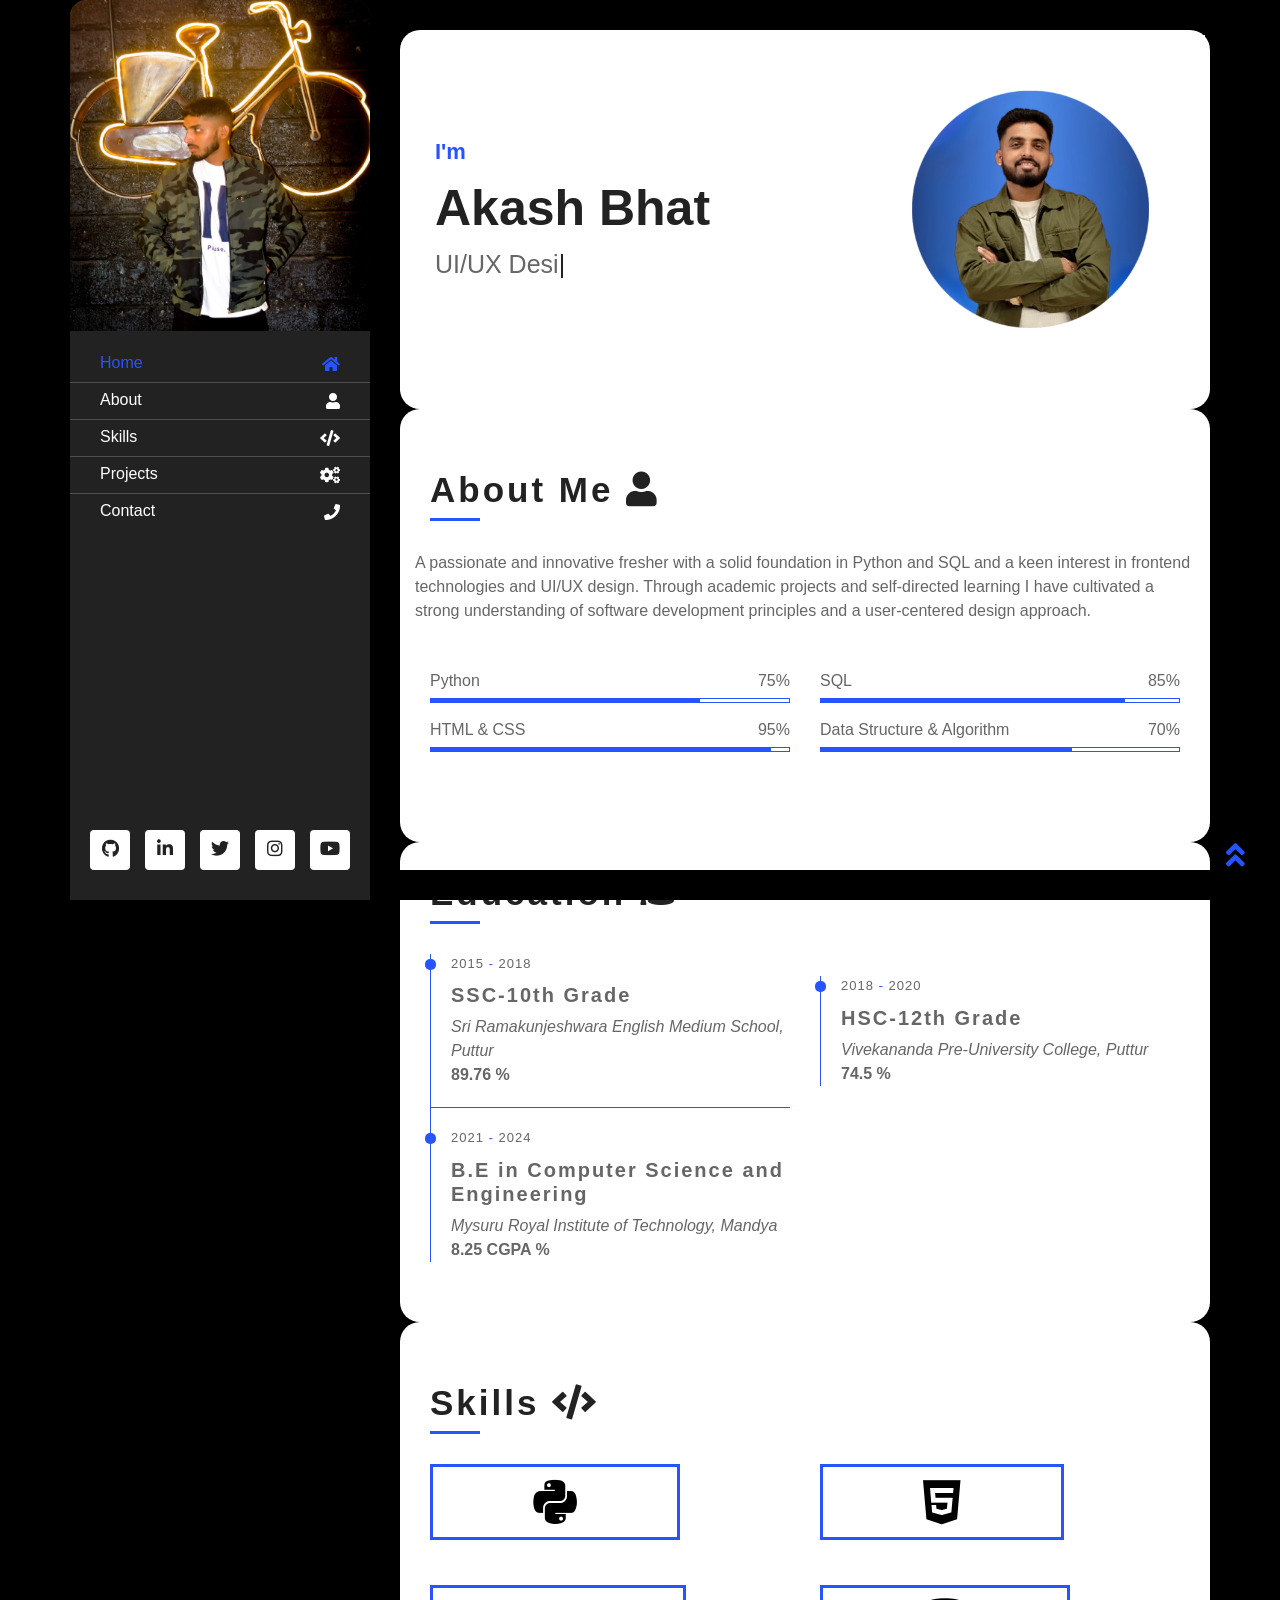
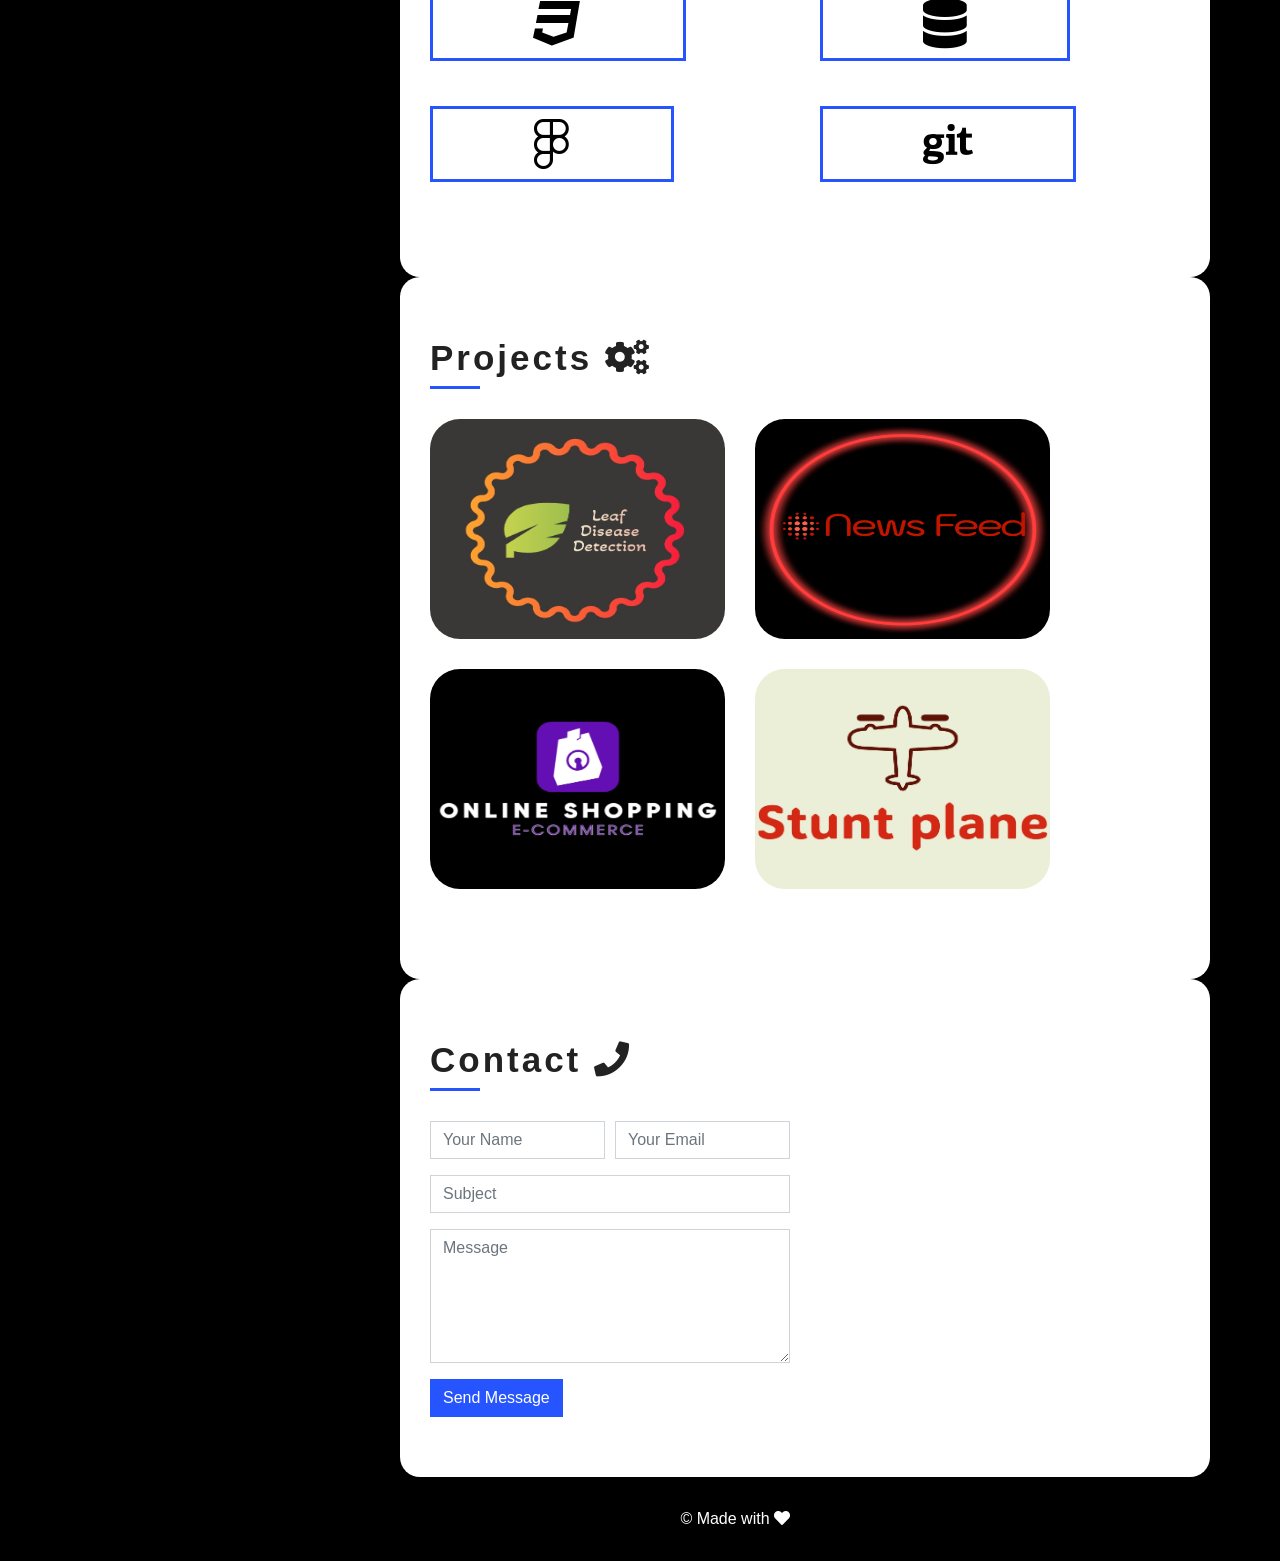
<file: Akash_Portfolio/index.html>
<!DOCTYPE html>
<html lang="en">
    <head>
        <meta charset="utf-8">
        <title>My Portfolio</title>
        <meta content="width=device-width, initial-scale=1.0" name="viewport">
        <meta content="Resume Website Template Free Download" name="keywords">
        <meta content="Resume Website Template Free Download" name="description">

        <!-- Favicon -->
        <link href="img/favicon.ico" rel="icon">

        <!-- Google Fonts -->
        <link rel="preconnect" href="https://fonts.googleapis.com">
<link rel="preconnect" href="https://fonts.gstatic.com" crossorigin>
<link href="https://fonts.googleapis.com/css2?family=Poppins:ital,wght@0,100;0,200;0,300;0,400;0,500;0,600;0,700;0,800;0,900;1,100;1,200;1,300;1,400;1,500;1,600;1,700;1,800;1,900&display=swap" rel="stylesheet">
   
        <!-- CSS Libraries -->
        <link href="https://stackpath.bootstrapcdn.com/bootstrap/4.4.1/css/bootstrap.min.css" rel="stylesheet">
        <link href="https://cdnjs.cloudflare.com/ajax/libs/font-awesome/5.10.0/css/all.min.css" rel="stylesheet">
        <link href="lib/slick/slick.css" rel="stylesheet">
        <link href="lib/slick/slick-theme.css" rel="stylesheet">
        <link href="lib/lightbox/css/lightbox.min.css" rel="stylesheet">

        <!-- Template Stylesheet -->
        <link href="css/style.css" rel="stylesheet">
    </head>

    <body data-spy="scroll" data-target=".navbar" data-offset="51">
        <div class="wrapper">
            <div class="sidebar">
                <div class="sidebar-header">
                    <img src="img/profile.jpg" alt="Image">
                </div>
                <div class="sidebar-content">
                    <nav class="navbar navbar-expand-md bg-dark navbar-dark">
                        <a href="#" class="navbar-brand">Navigation</a>
                        <button type="button" class="navbar-toggler" data-toggle="collapse" data-target="#navbarCollapse">
                            <span class="navbar-toggler-icon"></span>
                        </button>
                        <div class="collapse navbar-collapse" id="navbarCollapse">
                            <ul class="nav navbar-nav">
                                <li class="nav-item">
                                    <a class="nav-link" href="#header">Home<i class="fa fa-home"></i></a>
                                </li>
                                <li class="nav-item">
                                    <a class="nav-link" href="#about">About<i class="fa fa-user"></i></a>
                                </li>
                               <!--  <li class="nav-item">
                                    <a class="nav-link" href="#experience">Experience<i class="fa fa-star"></i></a>
                                </li>
                                -->
                                <li class="nav-item">
                                    <a class="nav-link" href="#service">Skills<i class="fa fa-code"></i></a>
                                </li>
                                <li class="nav-item">
                                    <a class="nav-link" href="#portfolio">Projects<i class="fa fa-cogs"></i></a>
                                </li>
                                <li class="nav-item">
                                    <a class="nav-link" href="#contact">Contact<i class="fa fa-phone"></i></a>
                                </li>
                            </ul>
                        </div>
                    </nav>
                </div>
                <div class="sidebar-footer">
                        <a class="btn" href="https://github.com/akashgbhat"><i class="fab fa-github"></i></a>
                        <a class="btn" href="https://www.linkedin.com/in/akashgbhat2002"><i class="fab fa-linkedin-in"></i></a>
                        <a class="btn" href="https://x.com/akashgbhat11"><i class="fab fa-twitter"></i></a>
                        <a class="btn" href="https://www.instagram.com/akashgbhat"><i class="fab fa-instagram"></i></a>
                        <a class="btn" href="https://youtube.com/@ak11creations"><i class="fab fa-youtube"></i></a>
                </div>
            </div>
            <div class="content">
                <!-- Header Start -->
                <div class="header" id="header">
                    <div class="content-inner">
                        <p>I'm</p>
                        <h1>Akash Bhat</h1>
                        <h2></h1>
                        <div class="typed-text">UI/UX Designer, Web Developer, Graphic Designer, Software Developer</div>
                    </div>
                </div>
                <!-- Header End -->
                
                <!-- Large Button Start -->
                <div class="large-btn">
                    <div class="content-inner">
                    </div>
                </div>
                <!-- Large Button End -->
                
                <!-- About Start -->
                <div class="about" id="about">
                    <div class="content-inner">
                        <div class="content-header">
                            <h2>About Me <i class="fa fa-user"></i></h2>
                        </div>
                        <div class="row align-items-center">
                           
                                <p>
                                    A passionate and innovative fresher with a solid foundation in Python and SQL and a keen interest in frontend technologies and UI/UX design. Through academic projects and self-directed learning I have cultivated a strong understanding of software development principles and a user-centered design approach.                                </p>

                        </div>
                        <div class="row">
                            <div class="col-md-6">
                                <div class="skills">
                                    <div class="skill-name">
                                        <p>Python</p><p>75%</p>
                                    </div>
                                    <div class="progress">
                                        <div class="progress-bar" role="progressbar" aria-valuenow="75" aria-valuemin="0" aria-valuemax="100"></div>
                                    </div>
                                    <div class="skill-name">
                                        <p>HTML & CSS</p><p>95%</p>
                                    </div>
                                    <div class="progress">
                                        <div class="progress-bar" role="progressbar" aria-valuenow="95" aria-valuemin="0" aria-valuemax="100"></div>
                                    </div>
                                </div>
                            </div>
                            <div class="col-md-6">
                                <div class="skills">
                                    <div class="skill-name">
                                        <p>SQL</p><p>85%</p>
                                    </div>
                                    <div class="progress">
                                        <div class="progress-bar" role="progressbar" aria-valuenow="85" aria-valuemin="0" aria-valuemax="100"></div>
                                    </div>
                                    <div class="skill-name">
                                        <p>Data Structure & Algorithm</p><p>70%</p>
                                    </div>
                                    <div class="progress">
                                        <div class="progress-bar" role="progressbar" aria-valuenow="70" aria-valuemin="0" aria-valuemax="100"></div>
                                    </div>
                                </div>
                            </div>
                        </div>
                    </div>
                </div>
                <!-- About End -->
                
                <!-- Education Start -->
                <div class="education" id="education">
                    <div class="content-inner">
                        <div class="content-header">
                            <h2>Education <i class="fa fa-graduation-cap"></i></h2>
                        </div>
                        <div class="row align-items-center">
                            <div class="col-md-6">
                                <div class="edu-col">
                                    <span> 2015 <i>-</i> 2018 </span>
                                    <h3>SSC-10th Grade</h3>
                                    <p><i>Sri Ramakunjeshwara English Medium School, Puttur</i></p>
                                    <b>89.76 %</b>
                                </div>
                            </div>
                            <div class="col-md-6">
                                <div class="edu-col">
                                    <span> 2018 <i>-</i> 2020 </span>
                                    <h3>HSC-12th Grade</h3>
                                    <p><i>Vivekananda Pre-University College, Puttur</i></p>
                                    <b>74.5 %</b>
                                </div>
                            </div>
                            <div class="col-md-6">
                                <div class="edu-col">
                                    <span> 2021 <i>-</i> 2024 </span>
                                    <h3>B.E in Computer Science and Engineering</h3>
                                    <p><i>Mysuru Royal Institute of Technology, Mandya</i></p>
                                    <b>8.25 CGPA %</b>
                                </div>
                            </div>
                            
                        </div>
                    </div>
                </div>
                <!-- Education Start -->
                
                <!-- Experience
                <div class="experience" id="experience">
                    <div class="content-inner">
                        <div class="content-header">
                            <h2>Experience</h2>
                        </div>
                        <div class="row align-items-center">
                            <div class="col-md-6">
                                <div class="exp-col">
                                    <span> <i>to</i> </span>
                                    <h3></h3>
                                    <h4></h4>
                                    <h5></h5>
                                    <p></p>
                                </div>
                            </div>
                           
                            
                           
                        </div>
                    </div>
                </div>
                Experience  -->
                
                <!-- Service Start -->
                <div class="service" id="service">
                    <div class="content-inner">
                        <div class="content-header">
                            <h2>Skills <i class="fa fa-code"></i></h2>
                        </div>
                        <div class="row align-items-center">
                            <div class="col-md-6">
                                <div class="srv-col">
                                    <i class="fab fa-python"></i>
                                </div>
                            </div>
                            <div class="col-md-6">
                                <div class="srv-col">
                                  <i class="fab fa-html5"></i>

                                </div>
                            </div>
                            <div class="col-md-6">
                                <div class="srv-col">
                            <i class="fab fa-css3"></i>
                                </div>
                            </div>
                            <div class="col-md-6">
                                <div class="srv-col">
                                    <i class="fa fa-database"></i>                                    
                                </div>
                            </div>
                            <div class="col-md-6">
                                <div class="srv-col">
                                    <i class="fab fa-figma"></i>                                    
                                </div>
                            </div>

                            <div class="col-md-6">
                                <div class="srv-col">
                                    <i class="fab fa-git"></i>
                                </div>
                            </div>
                        </div>
                    </div>
                </div>
                <!-- Service Start -->
                
                <!-- Portfolio Start -->
                <div class="portfolio" id="portfolio">
                    <div class="content-inner">
                        <div class="content-header">
                            <h2>Projects <i class="fa fa-cogs"></i></h2>
                        </div>
                        <div class="row portfolio-container">
                            <div class="col-lg-5 col-md-6 portfolio-item web-des">
                                <div class="portfolio-wrap">
                                    <figure>
                                        <img src="img/project1.jpg" class="img-fluid" alt="">
                                        <a href="img/project1.jpg" data-lightbox="portfolio" data-title="Project Name" class="link-preview" title="Preview"><i class="fa fa-eye"></i></a>
                                        
                                        <a class="portfolio-title" href="#">Leaf Disease Detection <span>AI & ML</span></a>
                                    </figure>
                                </div>
                            </div>

                            <div class="col-lg-5 col-md-6 portfolio-item web-des">
                                <div class="portfolio-wrap">
                                    <figure>
                                        <img src="img/project2.jpg" class="img-fluid" alt="">
                                        <a href="img/project2.jpg" class="link-preview" data-lightbox="portfolio" data-title="Project Name" title="Preview"><i class="fa fa-eye"></i></a>
                                        <a class="portfolio-title" href="#">News Feed<span>Android Application</span></a>
                                    </figure>
                                </div>
                            </div>

                            <div class="col-lg-5 col-md-6 portfolio-item web-dev">
                                <div class="portfolio-wrap">
                                    <figure>
                                        <img src="img/project3.jpg" class="img-fluid" alt="">
                                        <a href="img/project3.jpg" class="link-preview" data-lightbox="portfolio" data-title="Project Name" title="Preview"><i class="fa fa-eye"></i></a>
                                        <a class="portfolio-title" href="#">Online Shopping <span>DBMS</span></a>
                                    </figure>
                                </div>
                            </div>
                            <div class="col-lg-5 col-md-6 portfolio-item web-dev">
                                <div class="portfolio-wrap">
                                    <figure>
                                        <img src="img/project4.jpg" class="img-fluid" alt="">
                                        <a href="img/project4.jpg" class="link-preview" data-lightbox="portfolio" data-title="Project Name" title="Preview"><i class="fa fa-eye"></i></a>
                                        <a class="portfolio-title" href="#">Stunt Plane <span>c++</span></a>
                                    </figure>
                                </div>
                            </div>

                            
                            
                            
                        </div>
                    </div>
                </div>
                <!-- Portfolio Start -->
                

                
                <!-- Contact Start -->
                <div class="contact" id="contact">
                    <div class="content-inner">
                        <div class="content-header">
                            <h2>Contact <i class="fa fa-phone"></i></h2>
                        </div>
                        <div class="row align-items-center">
                            <div class="col-md-6">
                                <div class="form">
                                    <form>
                                        <div class="form-row">
                                            <div class="form-group col-md-6">
                                                <input type="text" class="form-control" placeholder="Your Name" id="username"/>
                                            </div>
                                            <div class="form-group col-md-6">
                                                <input type="email" class="form-control" placeholder="Your Email" id="email"/>
                                            </div>
                                        </div>
                                        <div class="form-group">
                                            <input type="text" class="form-control" placeholder="Subject" id="subject"/>
                                        </div>
                                        <div class="form-group">
                                            <textarea class="form-control" rows="5" placeholder="Message" id="message"></textarea>
                                        </div>
                                        <div><button id="sendMessage" class="btn" type="button">Send Message</button></div>
                                    </form>
                                </div>
                            </div>
                        </div>
                    </div>
                </div>
                <!-- Contact End -->
                
                <!-- Footer Start -->
                <div class="footer">
                    <div class="content-inner">
                        <div class="row align-items-center">
                            <div class="col-md-6">
                                <p>&copy; Made with <i class="fa fa-heart " ></i>  </p>
                            
                            </div>
                        </div>
                    </div>
                </div>
                <!-- Footer Start -->
            </div>
        </div>
        
        <!-- Back to Top -->
        <a href="#" class="back-to-top"><i class="fa fa-angle-double-up"></i></a>
        
        <!-- JavaScript Libraries -->
        <script src="https://code.jquery.com/jquery-3.4.1.min.js"></script>
        <script src="https://stackpath.bootstrapcdn.com/bootstrap/4.4.1/js/bootstrap.bundle.min.js"></script>
        <script src="lib/easing/easing.min.js"></script>
        <script src="lib/slick/slick.min.js"></script>
        <script src="lib/typed/typed.min.js"></script>
        <script src="lib/waypoints/waypoints.min.js"></script>
        <script src="lib/isotope/isotope.pkgd.min.js"></script>
        <script src="lib/lightbox/js/lightbox.min.js"></script>
        
        <!-- Template Javascript -->
        <script src="js/main.js"></script>
        <script src="https://cdnjs.cloudflare.com/ajax/libs/jquery/3.7.1/jquery.min.js" integrity="sha512-v2CJ7UaYy4JwqLDIrZUI/4hqeoQieOmAZNXBeQyjo21dadnwR+8ZaIJVT8EE2iyI61OV8e6M8PP2/4hpQINQ/g==" crossorigin="anonymous" referrerpolicy="no-referrer"></script>
        <script>
            $(document).ready(function(){
                $('#sendMessage').click(function(){
                    username = $('#username').val()
                    email = $('#email').val()
                    subject = $('#subject').val()
                    message = $('#message').val()
                    if(username==""|| email == ""|| subject == "" || message == "")
                    {
                        alert("all feilds required to send a message")
                    }else{
                        $("#sendMessage").prop(
                            "disabled",
                            true
                        );
                        $.ajax({
                            method:"post",
                            url:"sendmail.php",
                            data: {username,email,subject,message},
                            success: (data)=>{
                                if(data == 1){
                                    alert("Message sent successfully. We will reach you back shortly..")
                                    $("#sendMessage").prop(
                                        "disabled",
                                        false
                                    );
					$('#username').val("")
                    $('#email').val("")
                    $('#subject').val("")
                    $('#message').val("")
                                }
                            }
                        })
                    }
                })
            })
        </script>
    </body>
</html>
</file>
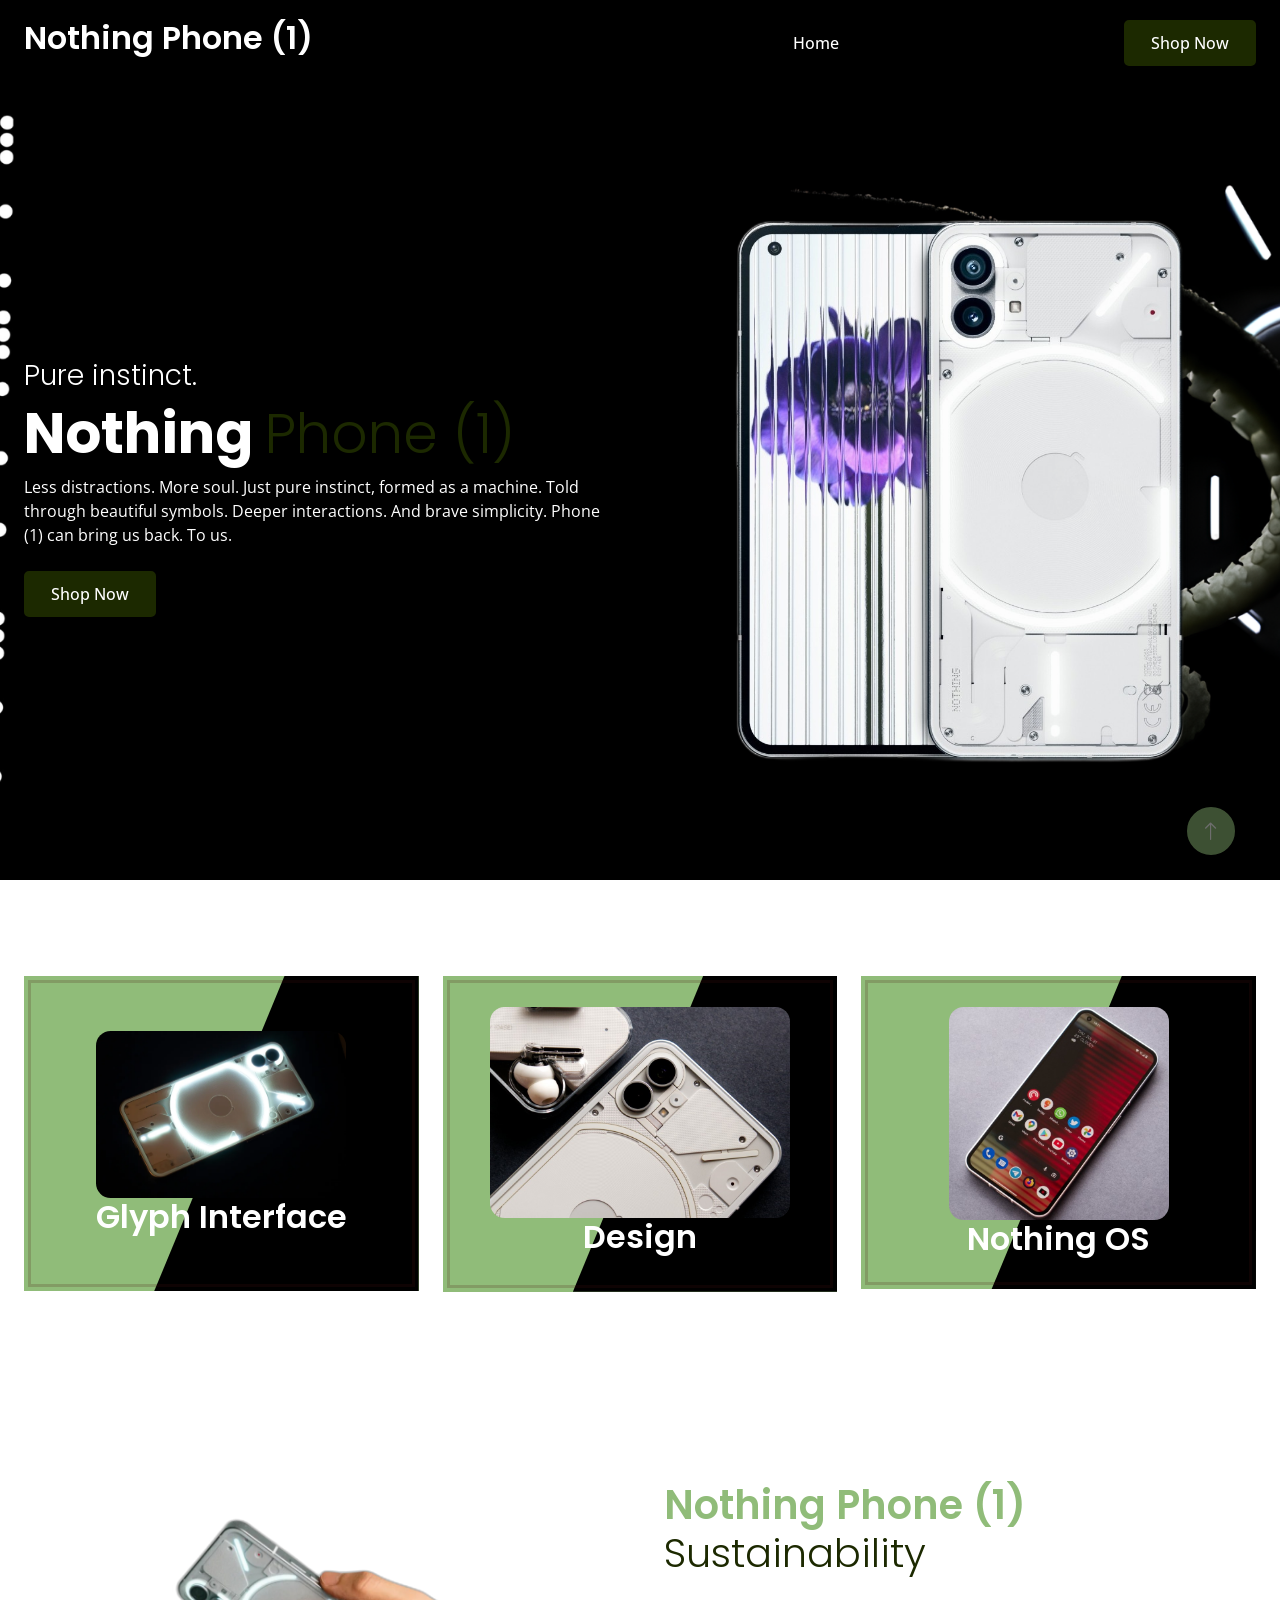
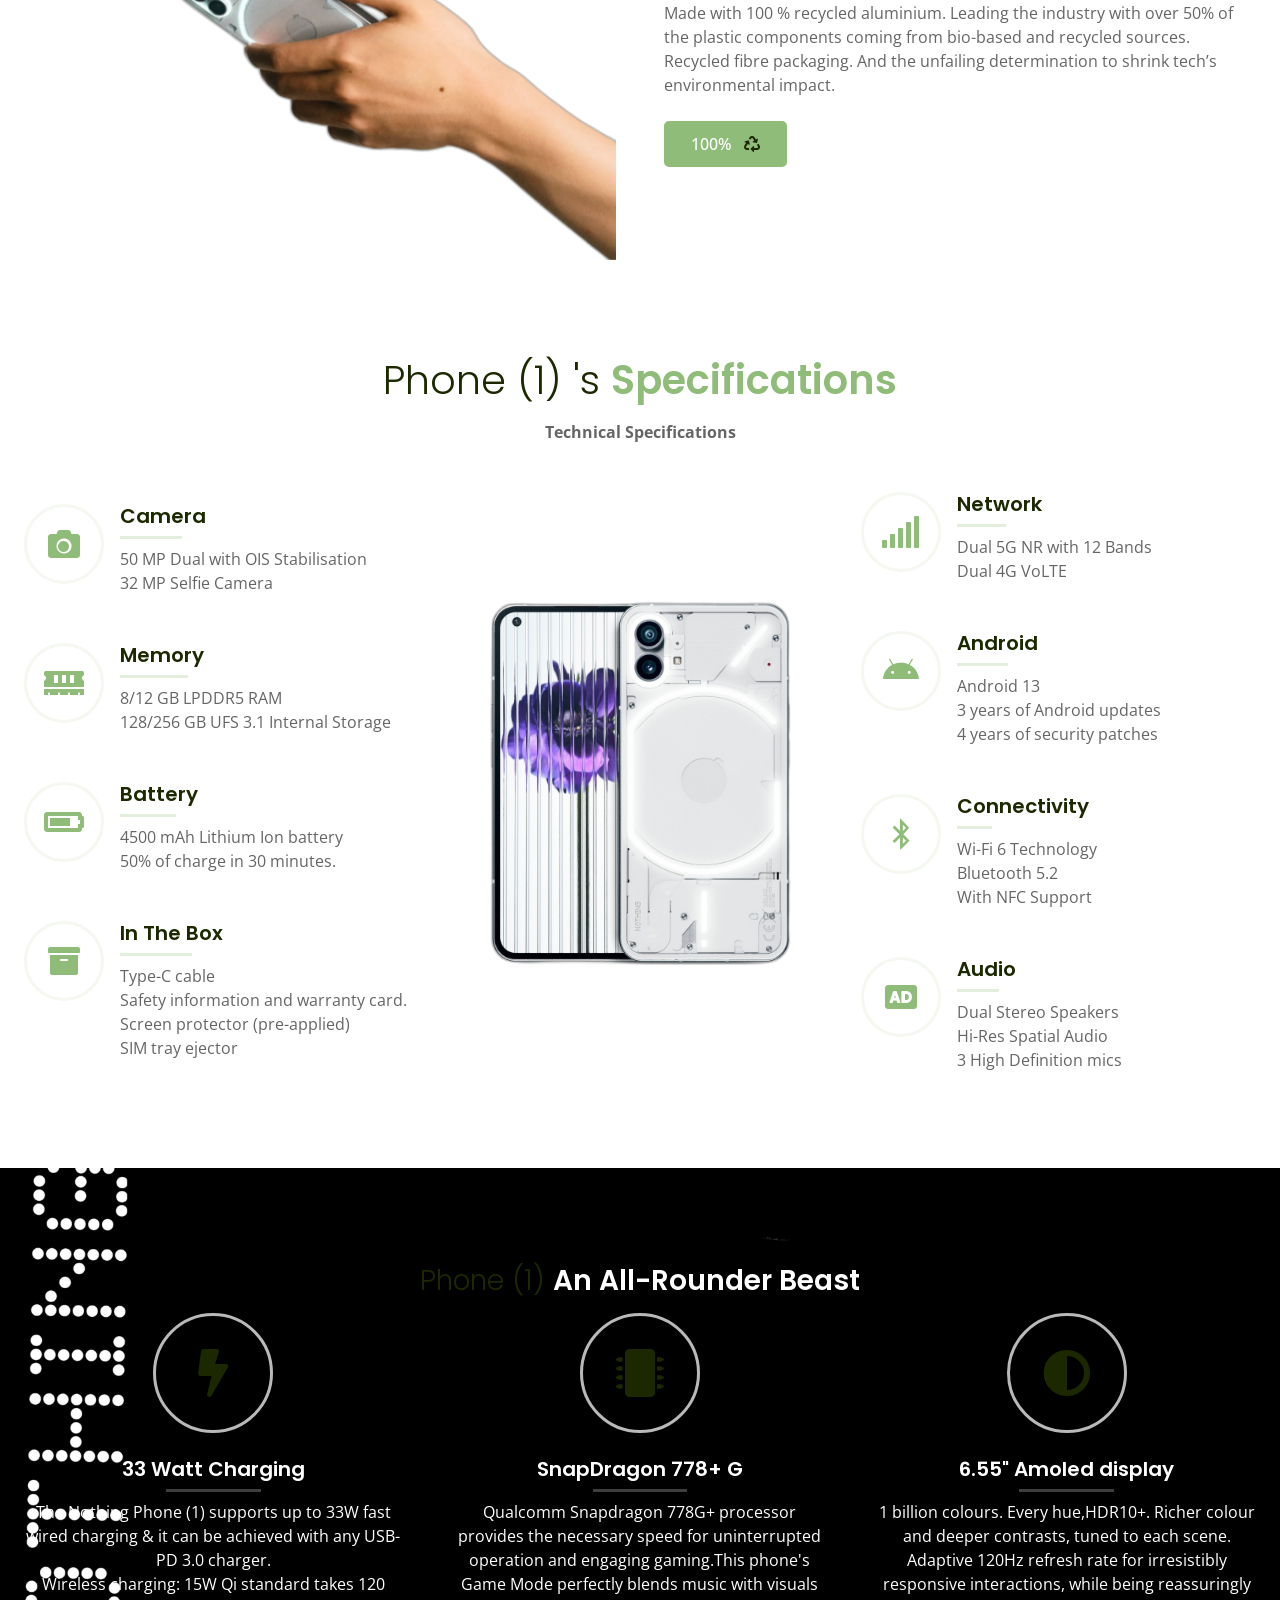
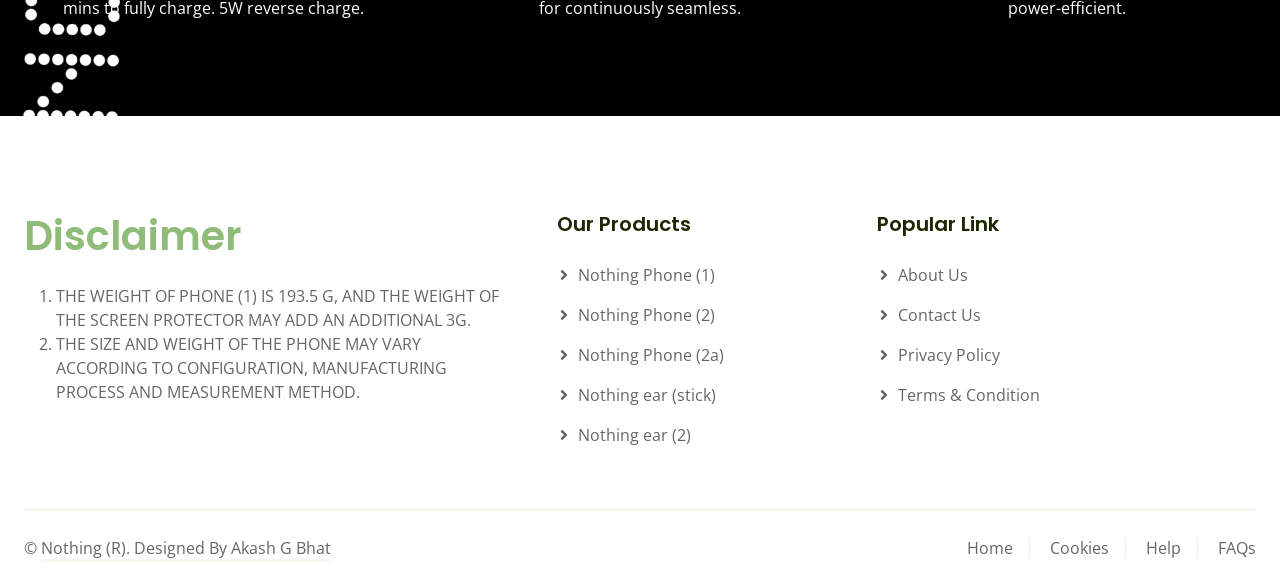
<file: product_page/index.html>
<!DOCTYPE html>
<html lang="en">

<head>
    <meta charset="utf-8">
    <title>Nothing (R)</title>
    <meta content="width=device-width, initial-scale=1.0" name="viewport">
    <meta content="" name="keywords">
    <meta content="" name="description">

    <!-- Favicon -->
    <link href="img/favicon.ico" rel="icon">

    <!-- Google Web Fonts -->
    <link rel="preconnect" href="https://fonts.googleapis.com">
    <link rel="preconnect" href="https://fonts.gstatic.com" crossorigin>
    <link
        href="https://fonts.googleapis.com/css2?family=Open+Sans:wght@400;500&family=Poppins:wght@200;600;700&display=swap"
        rel="stylesheet">

    <!-- Icon Font Stylesheet -->
    <link href="https://cdnjs.cloudflare.com/ajax/libs/font-awesome/5.10.0/css/all.min.css" rel="stylesheet">
    <link href="https://cdn.jsdelivr.net/npm/bootstrap-icons@1.4.1/font/bootstrap-icons.css" rel="stylesheet">

    <!-- Libraries Stylesheet -->
    <link href="lib/animate/animate.min.css" rel="stylesheet">
    <link href="lib/owlcarousel/assets/owl.carousel.min.css" rel="stylesheet">

    <!-- Customized Bootstrap Stylesheet -->
    <link href="css/bootstrap.min.css" rel="stylesheet">

    <!-- Template Stylesheet -->
    <link href="css/style.css" rel="stylesheet">
</head>

<body>
    <!-- Spinner Start -->
    <div id="spinner"
        class="show bg-white position-fixed translate-middle w-100 vh-100 top-50 start-50 d-flex align-items-center justify-content-center">
        <div class="spinner-grow text-primary" style="width: 3rem; height: 3rem;" role="status">
            <span class="sr-only">Loading...</span>
        </div>
    </div>
    <!-- Spinner End -->


    <!-- Navbar Start -->
    <div class="container-fluid sticky-top">
        <div class="container">
            <nav class="navbar navbar-expand-lg navbar-light p-0">
                <a href="index.html" class="navbar-brand">
                    <h2 class="text-white">Nothing Phone (1)</h2>
                </a>
                <button type="button" class="navbar-toggler ms-auto me-0" data-bs-toggle="collapse"
                    data-bs-target="#navbarCollapse">
                    <span class="navbar-toggler-icon"></span>
                </button>
                <div class="collapse navbar-collapse" id="navbarCollapse">
                    <div class="navbar-nav ms-auto">
                        <a href="" class="nav-item nav-link active">Home</a>
                        <a href="" class="nav-item nav-link">Community</a>
                        <a href="" class="nav-item nav-link">Support</a>
                       
                    </div>
                    <a href="" class="btn btn-dark py-2 px-4 d-none d-lg-inline-block">Shop Now</a>
                </div>
            </nav>
        </div>
    </div>
    <!-- Navbar End -->


    <!-- Hero Start -->
    <div class="container-fluid bg-primary hero-header mb-5">
        <div class="container">
            <div class="row g-5 align-items-center">
                <div class="col-lg-6 text-center text-lg-start">
                    <h3 class="fw-light text-white animated slideInRight">Pure instinct.</h3>
                    <h1 class="display-4 text-white animated slideInRight">Nothing <span class="fw-light text-dark">Phone (1)</span> </h1>
                    <p class="text-white mb-4 animated slideInRight">Less distractions. More soul.
                        Just pure instinct, formed as a machine. Told through beautiful symbols. Deeper interactions. And brave simplicity.
                        Phone (1) can bring us back. To us.</p>
                    <a href="" class="btn btn-dark py-2 px-4 me-3 animated slideInRight">Shop Now</a>
                </div>
                <div class="col-lg-6">
                    <img class="img-fluid animated pulse infinite" src="img/phone.png" alt="">
                </div>
            </div>
        </div>
    </div>
    <!-- Hero End -->


    <!-- Feature Start -->
    <div class="container-fluid py-5">
        <div class="container">
            <div class="row g-4">
                <div class="col-lg-4 wow fadeIn" data-wow-delay="0.1s">
                    <div class="feature-item position-relative bg-primary text-center p-1">
                        <div class="border py-5 px-6">
                            <img class= "img" src="img/glyph.jpg" width="250" >                            
                            <h2 class="text-white mb-0">Glyph Interface</h2>
                        </div>
                    </div>
                </div>
                <div class="col-lg-4 wow fadeIn" data-wow-delay="0.3s">
                    <div class="feature-item position-relative bg-primary text-center p-1">
                        <div class="border py-4 px-4">
                            <img class= "img" src="img/design.jpg" width="300" >
                            <h2 class="text-white mb-1">Design</h2>
                        </div>
                    </div>
                </div>
                <div class="col-lg-4 wow fadeIn" data-wow-delay="0.5s">
                    <div class="feature-item position-relative bg-primary text-center p-1">
                        <div class="border py-4 px-4">
                            <img class= "img" src="img/os.jpg" width="220" >
                            <h2 class="text-white mb-0">Nothing OS</h2>
                        </div>
                    </div>
                </div>
            </div>
        </div>
    </div>
    <!-- Feature End -->


    <!-- About Start -->
    <div class="container-fluid py-5">
        <div class="container">
            <div class="row g-5 align-items-center">
                <div class="col-lg-6 wow fadeIn" data-wow-delay="0.1s">
                    <img class="img-fluid animated pulse infinite" src="img/hand.png">
                </div>
                <div class="col-lg-6 wow fadeIn" data-wow-delay="0.5s">
                    <h1 class="text-primary mb-4">Nothing Phone (1) <span class="fw-light text-dark">Sustainability</span></h1>
                    <p class="mb-4">Made with 100 % recycled aluminium. Leading the industry with over 50% of the plastic components coming from bio-based and recycled sources. Recycled fibre packaging. And the unfailing determination to shrink tech’s environmental impact.</p>
                    

                    <a class="btn btn-primary py-2 px-4" href="">100%⠀<i class="fa fa-recycle text-dark"></i></a>
                </div>
            </div>
        </div>
    </div>
    <!-- About End -->


   

    <!-- Feature Start -->
    <div class="container-fluid py-5">
        <div class="container">
            <div class="mx-auto text-center wow fadeIn" data-wow-delay="0.1s" style="max-width: 600px;">
                <h1 class="text-primary mb-3"><span class="fw-light text-dark">Phone (1) 's </span> Specifications</h1>
                <p class="mb-5"><b>Technical Specifications</b></p>
            </div>
            <div class="row g-4 align-items-center">
                <div class="col-lg-4 wow fadeIn" data-wow-delay="0.3s">
                    <div class="row g-5">
                        <div class="col-12 d-flex">
                            <div class="btn-square rounded-circle border flex-shrink-0"
                                style="width: 80px; height: 80px;">
                                <i class="fa fa-camera  fa-2x text-primary"></i>
                            </div>
                            <div class="ps-3">
                                <h5>Camera</h5>
                                <hr class="w-25 bg-primary my-2">
                                <span>50 MP Dual with OIS Stabilisation<br> 32 MP Selfie Camera</span>
                            </div>
                        </div>
                        <div class="col-12 d-flex">
                            <div class="btn-square rounded-circle border flex-shrink-0"
                                style="width: 80px; height: 80px;">
                                <i class="fa fa-memory  fa-2x text-primary"></i>
                            </div>
                            <div class="ps-3">
                                <h5>Memory</h5>
                                <hr class="w-25 bg-primary my-2">
                                <span> 8/12 GB LPDDR5 RAM 
                                    <br> 128/256 GB UFS 3.1 Internal Storage</span>
                            </div>
                        </div>
                        <div class="col-12 d-flex">
                            <div class="btn-square rounded-circle border flex-shrink-0"
                                style="width: 80px; height: 80px;">
                                <i class="fa fa-battery-three-quarters  fa-2x text-primary"></i>
                            </div>
                            <div class="ps-3">
                                <h5>Battery</h5>
                                <hr class="w-25 bg-primary my-2">
                                <span>4500 mAh Lithium Ion battery <br> 50% of charge in 30 minutes.</span>
                            </div>
                        </div>
                        <div class="col-12 d-flex">
                            <div class="btn-square rounded-circle border flex-shrink-0"
                                style="width: 80px; height: 80px;">
                                <i class="fa fa-archive fa-2x text-primary"></i>
                            </div>
                            <div class="ps-3">
                                <h5>In The Box</h5>
                                <hr class="w-25 bg-primary my-2">
                                <span>
                                    Type-C cable <br>
                                    Safety information and warranty card.<br>
                                    Screen protector (pre-applied)<br>
                                    SIM tray ejector</span>
                            </div>
                        </div>
                    </div>
                </div>
                <div class="col-lg-4 wow fadeIn" data-wow-delay="0.1s">
                    <img class="img-fluid animated pulse infinite" src="img/phone.png">
                </div>
                <div class="col-lg-4 wow fadeIn" data-wow-delay="0.5s">
                    <div class="row g-5">
                        <div class="col-12 d-flex">
                            <div class="btn-square rounded-circle border flex-shrink-0"
                                style="width: 80px; height: 80px;">
                                <i class="fa fa-signal fa-2x text-primary"></i>
                            </div>
                            <div class="ps-3">
                                <h5>Network</h5>
                                <hr class="w-25 bg-primary my-2">
                                <span>Dual 5G NR with 12 Bands  <br> Dual 4G VoLTE</span>
                            </div>
                        </div>
                        <div class="col-12 d-flex">
                            <div class="btn-square rounded-circle border flex-shrink-0"
                                style="width: 80px; height: 80px;">
                                <i class="fab fa-android  fa-2x text-primary"></i>
                            </div>
                            <div class="ps-3">
                                <h5>Android </h5>
                                <hr class="w-25 bg-primary my-2">
                                <span>Android 13 <br> 3 years of Android updates <br> 4 years of security patches  </span>
                            </div>
                        </div>
                        <div class="col-12 d-flex">
                            <div class="btn-square rounded-circle border flex-shrink-0"
                                style="width: 80px; height: 80px;">
                                <i class="fab fa-bluetooth-b fa-2x text-primary"></i>
                            </div>
                            <div class="ps-3">
                                <h5>Connectivity</h5>
                                <hr class="w-25 bg-primary my-2">
                                <span>Wi-Fi 6 Technology<br> Bluetooth 5.2 <br>With NFC Support</span>
                            </div>
                        </div>
                        <div class="col-12 d-flex">
                            <div class="btn-square rounded-circle border flex-shrink-0"
                                style="width: 80px; height: 80px;">
                                <i class="fa fa-audio-description fa-2x text-primary"></i>
                            </div>
                            <div class="ps-3">
                                <h5>Audio</h5>
                                <hr class="w-25 bg-primary my-2">
                                <span>Dual Stereo Speakers <br> Hi-Res Spatial Audio <br> 3 High Definition mics</span>
                            </div>
                        </div>
                    </div>
                </div>
            </div>
        </div>
    </div>
    <!-- Feature End -->


    <!-- How To Use Start -->
    <div class="container-fluid how-to-use bg-primary my-5 py-5">
        <div class="container text-white py-5">
            <div class="mx-auto text-center wow fadeIn" data-wow-delay="0.1s" style="max-width: 600px;">
                <h3 class="text-white mb-3"><span class="fw-light text-dark">Phone (1) </span> An All-Rounder Beast</h3>
            </div>
            <div class="row g-5">
                <div class="col-lg-4 text-center wow fadeIn" data-wow-delay="0.1s">
                    <div class="btn-square rounded-circle border mx-auto mb-4" style="width: 120px; height: 120px;">
                        <i class="fa fa-bolt fa-3x text-dark"></i>
                    </div>
                    <h5 class="text-white">33 Watt Charging</h5>
                    <hr class="w-25 bg-light my-2 mx-auto">
                    <span>The Nothing Phone (1) supports up to 33W fast wired charging & it can be achieved with any USB-PD 3.0 charger.<br> Wireless charging: 15W Qi standard takes 120 mins to fully charge.
                        5W reverse charge.</span>
                </div>
                <div class="col-lg-4 text-center wow fadeIn" data-wow-delay="0.3s">
                    <div class="btn-square rounded-circle border mx-auto mb-4" style="width: 120px; height: 120px;">
                        <i class="fa fa-microchip fa-3x text-dark"></i>
                    </div>
                    <h5 class="text-white">SnapDragon 778+ G</h5>
                    <hr class="w-25 bg-light my-2 mx-auto">
                    <span>Qualcomm Snapdragon 778G+ processor provides the necessary speed for uninterrupted operation and engaging gaming.This phone's Game Mode perfectly blends music with visuals for continuously seamless.</span>
                </div>
                <div class="col-lg-4 text-center wow fadeIn" data-wow-delay="0.5s">
                    <div class="btn-square rounded-circle border mx-auto mb-4" style="width: 120px; height: 120px;">
                        <i class="fa fa-adjust fa-3x text-dark"></i>
                    </div>
                    <h5 class="text-white">6.55" Amoled display</h5>
                    <hr class="w-25 bg-light my-2 mx-auto">
                    <span>1 billion colours. Every hue,HDR10+. Richer colour and deeper contrasts, tuned to each scene. Adaptive 120Hz refresh rate for irresistibly responsive interactions, while being reassuringly power-efficient.</span>
                </div>
            </div>
        </div>
    </div>
    <!-- How To Use End -->


        <!-- Footer Start -->
    <div class="container-fluid bg-white footer">
        <div class="container py-5">
            <div class="row g-5">
                <div class="col-md-6 col-lg-5 wow fadeIn" data-wow-delay="0.1s">
                    <a href="index.html" class="d-inline-block mb-3">
                        <h1 class="text-primary">Disclaimer</h1>
                    </a>
                    <ol> 
                    <li class="mb-0">THE WEIGHT OF PHONE (1) IS 193.5 G, AND THE WEIGHT OF THE SCREEN PROTECTOR MAY ADD AN ADDITIONAL 3G. </li>
                        <li class="mb-0"> THE SIZE AND WEIGHT OF THE PHONE MAY VARY ACCORDING TO CONFIGURATION, MANUFACTURING PROCESS AND MEASUREMENT METHOD.</li>
                         </ol>
                </div>
                
                <div class="col-md-6 col-lg-3 wow fadeIn" data-wow-delay="0.5s">
                    <h5 class="mb-4">Our Products</h5>
                    <a class="btn btn-link" href="">Nothing Phone (1)</a>
                    <a class="btn btn-link" href="">Nothing Phone (2)</a>
                    <a class="btn btn-link" href="">Nothing Phone (2a)</a>
                    <a class="btn btn-link" href="">Nothing ear (stick)</a>
                    <a class="btn btn-link" href="">Nothing ear (2)</a>
                </div>
                <div class="col-md-6 col-lg-3 wow fadeIn" data-wow-delay="0.7s">
                    <h5 class="mb-4">Popular Link</h5>
                    <a class="btn btn-link" href="">About Us</a>
                    <a class="btn btn-link" href="">Contact Us</a>
                    <a class="btn btn-link" href="">Privacy Policy</a>
                    <a class="btn btn-link" href="">Terms & Condition</a>
                </div>
            </div>
        </div>
        <div class="container wow fadeIn" data-wow-delay="0.1s">
            <div class="copyright">
                <div class="row">
                    <div class="col-md-6 text-center text-md-start mb-3 mb-md-0">
                        &copy; <a class="border-bottom" href="#">Nothing (R). Designed By Akash G Bhat</a>
                    </div>
                    <div class="col-md-6 text-center text-md-end">
                        <div class="footer-menu">
                            <a href="">Home</a>
                            <a href="">Cookies</a>
                            <a href="">Help</a>
                            <a href="">FAQs</a>
                        </div>
                    </div>
                </div>
            </div>
        </div>
    </div>
    <!-- Footer End -->


    <!-- Back to Top -->
    <a href="#" class="btn btn-lg btn-primary btn-lg-square back-to-top"><i class="bi bi-arrow-up"></i></a>


    <!-- JavaScript Libraries -->
    <script src="https://ajax.googleapis.com/ajax/libs/jquery/3.6.1/jquery.min.js"></script>
    <script src="https://cdn.jsdelivr.net/npm/bootstrap@5.0.0/dist/js/bootstrap.bundle.min.js"></script>
    <script src="lib/wow/wow.min.js"></script>
    <script src="lib/easing/easing.min.js"></script>
    <script src="lib/waypoints/waypoints.min.js"></script>
    <script src="lib/owlcarousel/owl.carousel.min.js"></script>

    <!-- Template Javascript -->
    <script src="js/main.js"></script>
</body>

</html>
</file>
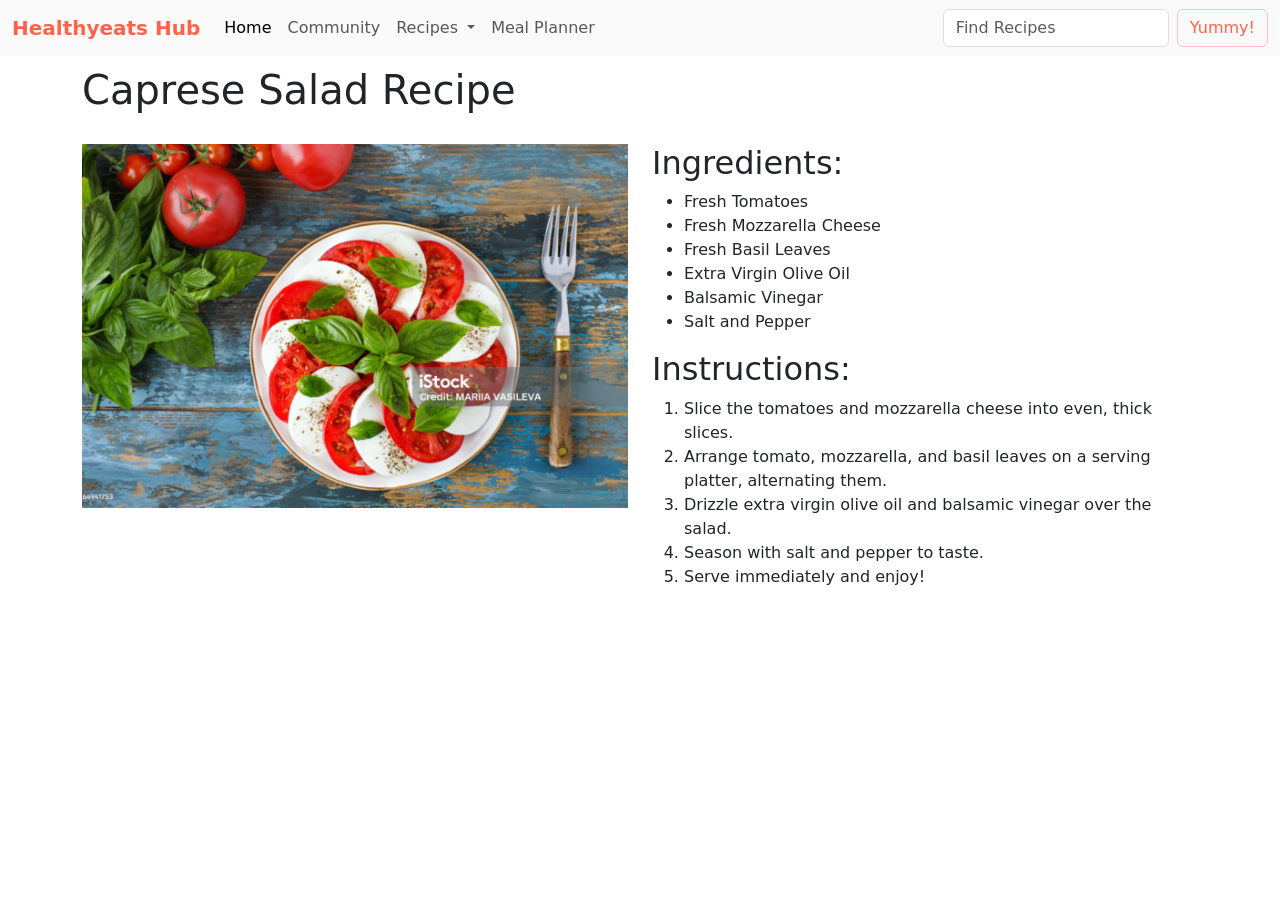
<file: recipe/capresesalad.html>
<!DOCTYPE html>
<html lang="en">
<head>
    <meta charset="UTF-8">
    <meta name="viewport" content="width=device-width, initial-scale=1.0">
    <link
      href="https://cdn.jsdelivr.net/npm/bootstrap@5.3.2/dist/css/bootstrap.min.css"
      rel="stylesheet"
      integrity="sha384-T3c6CoIi6uLrA9TneNEoa7RxnatzjcDSCmG1MXxSR1GAsXEV/Dwwykc2MPK8M2HN"
      crossorigin="anonymous"
    />
    <link rel="stylesheet" href="style.css">
    <title>Community</title>
</head>
<body>
    <section id="navbar">
        <nav class="navbar navbar-expand-lg bg-body-tertiary">
          <div class="container-fluid">
            <a class="navbar-brand" href="#">Healthyeats Hub</a>
            <button
              class="navbar-toggler"
              type="button"
              data-bs-toggle="collapse"
              data-bs-target="#navbarSupportedContent"
              aria-controls="navbarSupportedContent"
              aria-expanded="false"
              aria-label="Toggle navigation"
            >
              <span class="navbar-toggler-icon"></span>
            </button>
            <div class="collapse navbar-collapse" id="navbarSupportedContent">
              <ul class="navbar-nav me-auto mb-2 mb-lg-0">
                <li class="nav-item">
                    <a class="nav-link active"aria-current="page" href="index.html">Home</a>
                  </li>
                <li class="nav-item">
                    <a class="nav-link "  href="">Community</a>
                  </li>
                <li class="nav-item dropdown">
                  <a
                    class="nav-link dropdown-toggle"
                    href="#"
                    role="button"
                    data-bs-toggle="dropdown"
                    aria-expanded="false"
                  >
                    Recipes
                  </a>
                  <ul class="dropdown-menu">
                    <li><a class="dropdown-item" href="#">Breakfast</a></li>
                    <li><a class="dropdown-item" href="#">Lunch</a></li>
                    <li><a class="dropdown-item" href="#">Dinner</a></li>
                    <li><a class="dropdown-item" href="#">Snacks</a></li>
                    <li><a class="dropdown-item" href="#">Desserts</a></li>
                    <!-- <li><hr class="dropdown-divider" /></li> -->
                    <li>
                      <!-- <a class="dropdown-item" href="#">Something else here</a> -->
                    </li>
                  </ul>
                </li>
                <li class="nav-item">
                  <a
                    class="nav-link"
                    aria-current="page"
                    href="#"
                    aria-disabled="false"
                    >Meal Planner</a
                  >
                </li>
              </ul>
              <form class="d-flex" role="search">
                <input
                  class="form-control me-2"
                  type="search"
                  placeholder="Find Recipes"
                  aria-label="Search"
                />
                <button class="btn btn-outline-success" type="submit">
                  Yummy!
                </button>
              </form>
            </div>
          </div>
        </nav>
      </section>
      <section id="recipe1">
        <div class="container">
            <h1 style="margin-top: 10px; margin-bottom: 30px;">Caprese Salad Recipe</h1>
            <div class="row">
                <div class="col-md-6">
                    <img src="images/caprsesalad.png" width="600" height="400" alt="Caprese Salad Image" class="img-fluid">
                </div>
                <div class="col-md-6">
                    <h2>Ingredients:</h2>
                    <ul>
                        <li>Fresh Tomatoes</li>
                        <li>Fresh Mozzarella Cheese</li>
                        <li>Fresh Basil Leaves</li>
                        <li>Extra Virgin Olive Oil</li>
                        <li>Balsamic Vinegar</li>
                        <li>Salt and Pepper</li>
                    </ul>
                    <h2>Instructions:</h2>
                    <ol>
                        <li>Slice the tomatoes and mozzarella cheese into even, thick slices.</li>
                        <li>Arrange tomato, mozzarella, and basil leaves on a serving platter, alternating them.</li>
                        <li>Drizzle extra virgin olive oil and balsamic vinegar over the salad.</li>
                        <li>Season with salt and pepper to taste.</li>
                        <li>Serve immediately and enjoy!</li>
                    </ol>
                </div>
            </div>
        </div>
    </section>
</body>
</html>
</file>
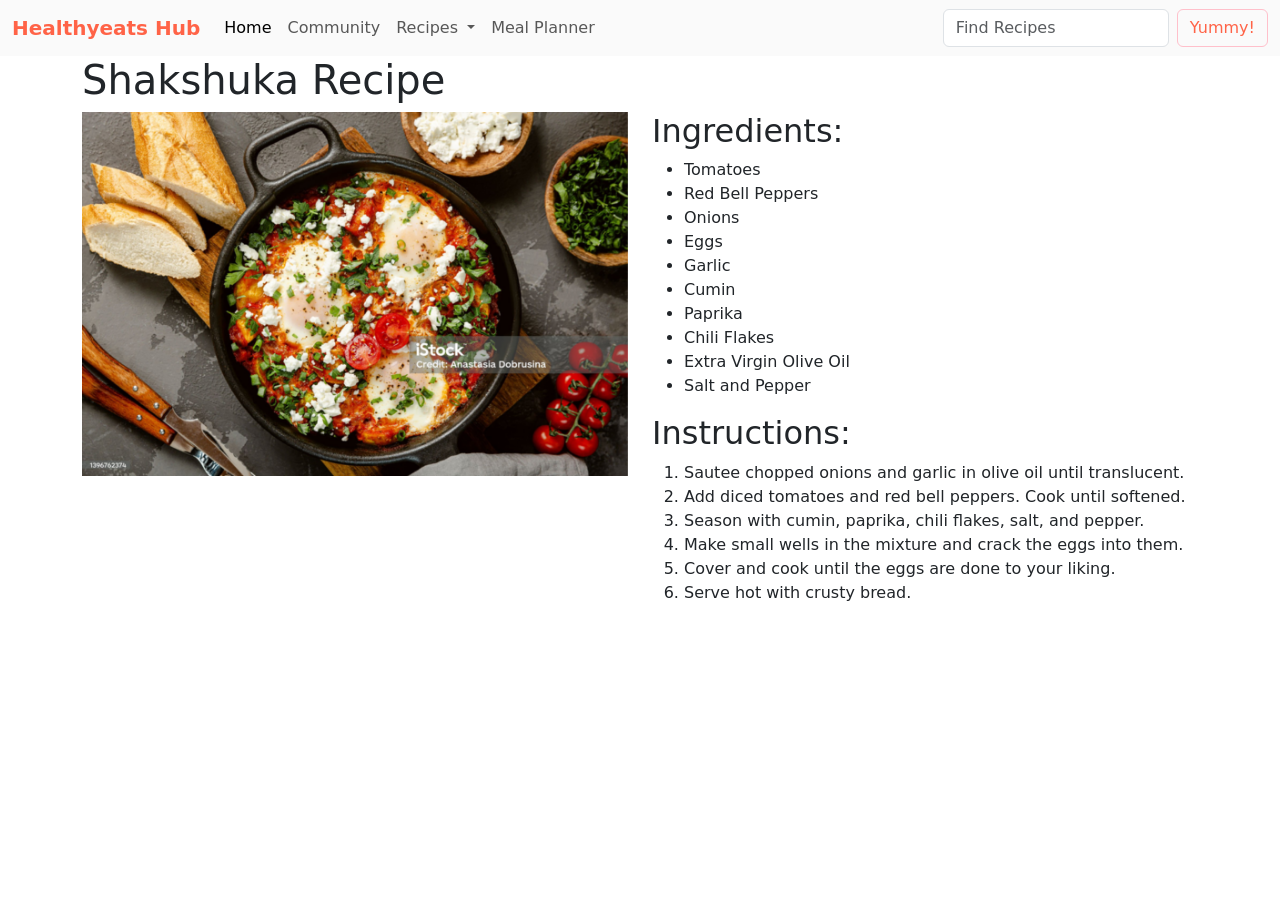
<file: recipe/shaksuka.html>
<!DOCTYPE html>
<html lang="en">
<head>
    <meta charset="UTF-8">
    <meta name="viewport" content="width=device-width, initial-scale=1.0">
    <link
      href="https://cdn.jsdelivr.net/npm/bootstrap@5.3.2/dist/css/bootstrap.min.css"
      rel="stylesheet"
      integrity="sha384-T3c6CoIi6uLrA9TneNEoa7RxnatzjcDSCmG1MXxSR1GAsXEV/Dwwykc2MPK8M2HN"
      crossorigin="anonymous"
    />
    <link rel="stylesheet" href="style.css">
    <title>Community</title>
</head>
<body>
    <section id="navbar">
        <nav class="navbar navbar-expand-lg bg-body-tertiary">
          <div class="container-fluid">
            <a class="navbar-brand" href="#">Healthyeats Hub</a>
            <button
              class="navbar-toggler"
              type="button"
              data-bs-toggle="collapse"
              data-bs-target="#navbarSupportedContent"
              aria-controls="navbarSupportedContent"
              aria-expanded="false"
              aria-label="Toggle navigation"
            >
              <span class="navbar-toggler-icon"></span>
            </button>
            <div class="collapse navbar-collapse" id="navbarSupportedContent">
              <ul class="navbar-nav me-auto mb-2 mb-lg-0">
                <li class="nav-item">
                    <a class="nav-link active"aria-current="page" href="index.html">Home</a>
                  </li>
                <li class="nav-item">
                    <a class="nav-link "  href="">Community</a>
                  </li>
                <li class="nav-item dropdown">
                  <a
                    class="nav-link dropdown-toggle"
                    href="#"
                    role="button"
                    data-bs-toggle="dropdown"
                    aria-expanded="false"
                  >
                    Recipes
                  </a>
                  <ul class="dropdown-menu">
                    <li><a class="dropdown-item" href="#">Breakfast</a></li>
                    <li><a class="dropdown-item" href="#">Lunch</a></li>
                    <li><a class="dropdown-item" href="#">Dinner</a></li>
                    <li><a class="dropdown-item" href="#">Snacks</a></li>
                    <li><a class="dropdown-item" href="#">Desserts</a></li>
                    <!-- <li><hr class="dropdown-divider" /></li> -->
                    <li>
                      <!-- <a class="dropdown-item" href="#">Something else here</a> -->
                    </li>
                  </ul>
                </li>
                <li class="nav-item">
                  <a
                    class="nav-link"
                    aria-current="page"
                    href="#"
                    aria-disabled="false"
                    >Meal Planner</a
                  >
                </li>
              </ul>
              <form class="d-flex" role="search">
                <input
                  class="form-control me-2"
                  type="search"
                  placeholder="Find Recipes"
                  aria-label="Search"
                />
                <button class="btn btn-outline-success" type="submit">
                  Yummy!
                </button>
              </form>
            </div>
          </div>
        </nav>
      </section>
      <section id="recipe">
        <div class="container">
            <h1>Shakshuka Recipe</h1>
            <div class="row">
                <div class="col-md-6">
                    <img src="images/shakshuka.png" alt="Shakshuka Image" class="img-fluid">
                </div>
                <div class="col-md-6">
                    <h2>Ingredients:</h2>
                    <ul>
                        <li>Tomatoes</li>
                        <li>Red Bell Peppers</li>
                        <li>Onions</li>
                        <li>Eggs</li>
                        <li>Garlic</li>
                        <li>Cumin</li>
                        <li>Paprika</li>
                        <li>Chili Flakes</li>
                        <li>Extra Virgin Olive Oil</li>
                        <li>Salt and Pepper</li>
                    </ul>
                    <h2>Instructions:</h2>
                    <ol>
                        <li>Sautee chopped onions and garlic in olive oil until translucent.</li>
                        <li>Add diced tomatoes and red bell peppers. Cook until softened.</li>
                        <li>Season with cumin, paprika, chili flakes, salt, and pepper.</li>
                        <li>Make small wells in the mixture and crack the eggs into them.</li>
                        <li>Cover and cook until the eggs are done to your liking.</li>
                        <li>Serve hot with crusty bread.</li>
                    </ol>
                </div>
            </div>
        </div>
    </section>
</body>
</html>
</file>
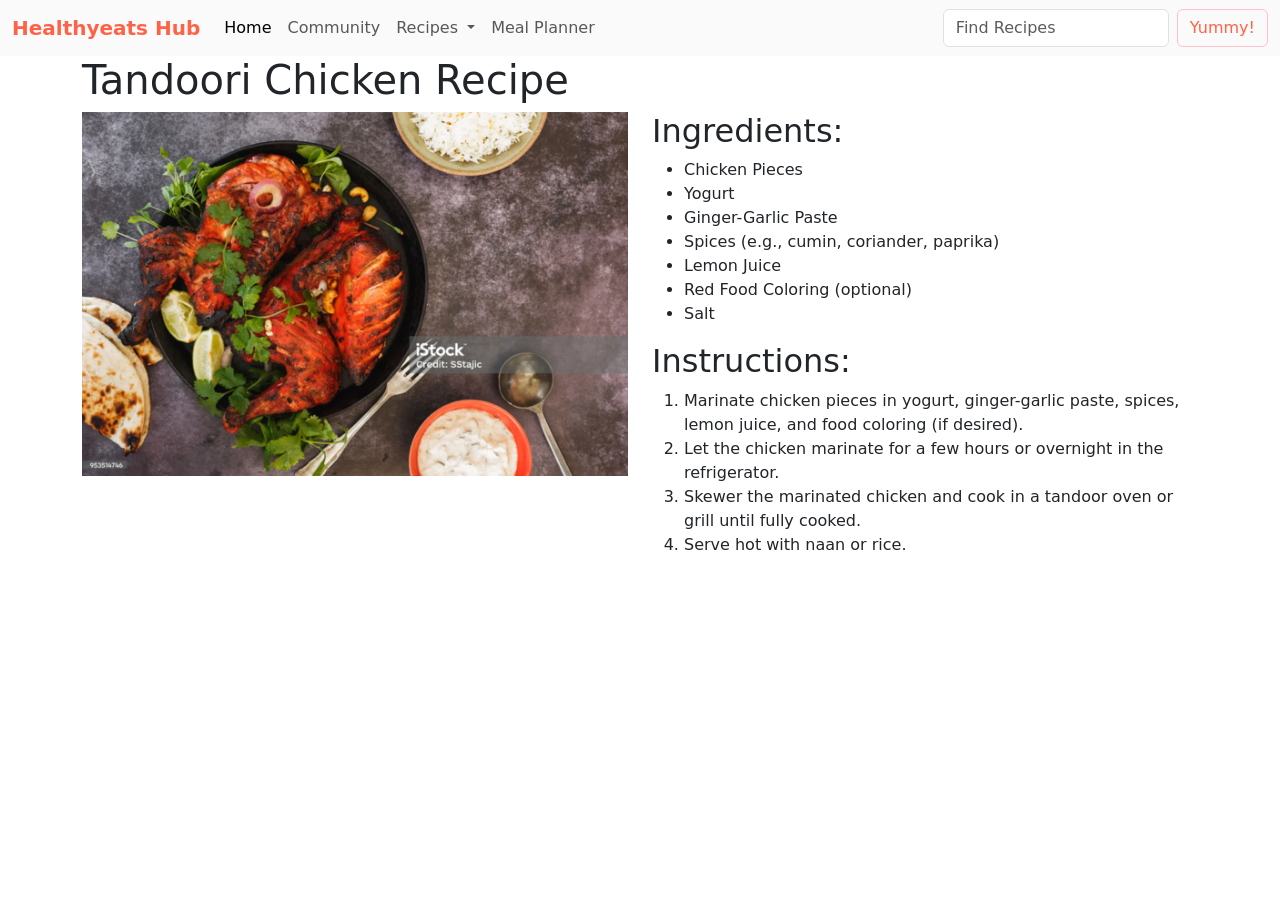
<file: recipe/tandoori.html>
<!DOCTYPE html>
<html lang="en">
<head>
    <meta charset="UTF-8">
    <meta name="viewport" content="width=device-width, initial-scale=1.0">
    <link
      href="https://cdn.jsdelivr.net/npm/bootstrap@5.3.2/dist/css/bootstrap.min.css"
      rel="stylesheet"
      integrity="sha384-T3c6CoIi6uLrA9TneNEoa7RxnatzjcDSCmG1MXxSR1GAsXEV/Dwwykc2MPK8M2HN"
      crossorigin="anonymous"
    />
    <link rel="stylesheet" href="style.css">
    <title>Community</title>
</head>
<body>
    <section id="navbar">
        <nav class="navbar navbar-expand-lg bg-body-tertiary">
          <div class="container-fluid">
            <a class="navbar-brand" href="#">Healthyeats Hub</a>
            <button
              class="navbar-toggler"
              type="button"
              data-bs-toggle="collapse"
              data-bs-target="#navbarSupportedContent"
              aria-controls="navbarSupportedContent"
              aria-expanded="false"
              aria-label="Toggle navigation"
            >
              <span class="navbar-toggler-icon"></span>
            </button>
            <div class="collapse navbar-collapse" id="navbarSupportedContent">
              <ul class="navbar-nav me-auto mb-2 mb-lg-0">
                <li class="nav-item">
                    <a class="nav-link active"aria-current="page" href="index.html">Home</a>
                  </li>
                <li class="nav-item">
                    <a class="nav-link "  href="">Community</a>
                  </li>
                <li class="nav-item dropdown">
                  <a
                    class="nav-link dropdown-toggle"
                    href="#"
                    role="button"
                    data-bs-toggle="dropdown"
                    aria-expanded="false"
                  >
                    Recipes
                  </a>
                  <ul class="dropdown-menu">
                    <li><a class="dropdown-item" href="#">Breakfast</a></li>
                    <li><a class="dropdown-item" href="#">Lunch</a></li>
                    <li><a class="dropdown-item" href="#">Dinner</a></li>
                    <li><a class="dropdown-item" href="#">Snacks</a></li>
                    <li><a class="dropdown-item" href="#">Desserts</a></li>
                    <!-- <li><hr class="dropdown-divider" /></li> -->
                    <li>
                      <!-- <a class="dropdown-item" href="#">Something else here</a> -->
                    </li>
                  </ul>
                </li>
                <li class="nav-item">
                  <a
                    class="nav-link"
                    aria-current="page"
                    href="#"
                    aria-disabled="false"
                    >Meal Planner</a
                  >
                </li>
              </ul>
              <form class="d-flex" role="search">
                <input
                  class="form-control me-2"
                  type="search"
                  placeholder="Find Recipes"
                  aria-label="Search"
                />
                <button class="btn btn-outline-success" type="submit">
                  Yummy!
                </button>
              </form>
            </div>
          </div>
        </nav>
      </section>
      <section id="recipe">
        <div class="container">
            <h1>Tandoori Chicken Recipe</h1>
            <div class="row">
                <div class="col-md-6">
                    <img src="images/tandoori.png" alt="Tandoori Chicken Image" class="img-fluid">
                </div>
                <div class="col-md-6">
                    <h2>Ingredients:</h2>
                    <ul>
                        <li>Chicken Pieces</li>
                        <li>Yogurt</li>
                        <li>Ginger-Garlic Paste</li>
                        <li>Spices (e.g., cumin, coriander, paprika)</li>
                        <li>Lemon Juice</li>
                        <li>Red Food Coloring (optional)</li>
                        <li>Salt</li>
                    </ul>
                    <h2>Instructions:</h2>
                    <ol>
                        <li>Marinate chicken pieces in yogurt, ginger-garlic paste, spices, lemon juice, and food coloring (if desired).</li>
                        <li>Let the chicken marinate for a few hours or overnight in the refrigerator.</li>
                        <li>Skewer the marinated chicken and cook in a tandoor oven or grill until fully cooked.</li>
                        <li>Serve hot with naan or rice.</li>
                    </ol>
                </div>
            </div>
        </div>
    </section>
</body>
</html>
</file>
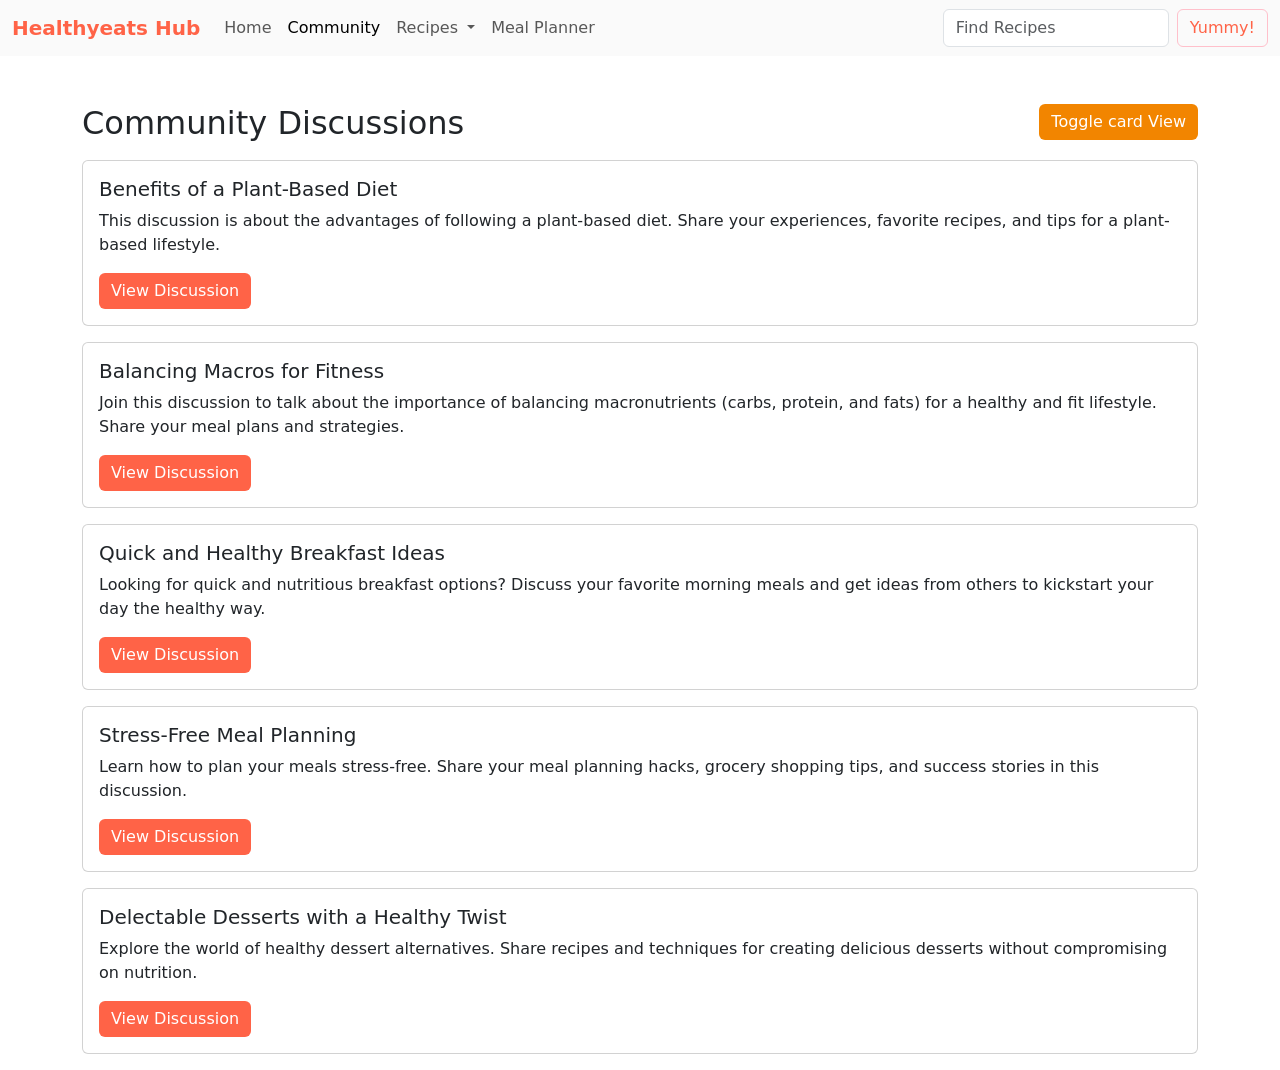
<file: recipe/toggle-view.html>
<!DOCTYPE html>
<html lang="en">
<head>
    <meta charset="UTF-8">
    <meta name="viewport" content="width=device-width, initial-scale=1.0">
    <link
      href="https://cdn.jsdelivr.net/npm/bootstrap@5.3.2/dist/css/bootstrap.min.css"
      rel="stylesheet"
      integrity="sha384-T3c6CoIi6uLrA9TneNEoa7RxnatzjcDSCmG1MXxSR1GAsXEV/Dwwykc2MPK8M2HN"
      crossorigin="anonymous"
    />
    <link rel="stylesheet" href="style.css">
    <title>Community</title>
</head>
<body>
    <section id="navbar">
        <nav class="navbar navbar-expand-lg bg-body-tertiary">
          <div class="container-fluid">
            <a class="navbar-brand" href="#">Healthyeats Hub</a>
            <button
              class="navbar-toggler"
              type="button"
              data-bs-toggle="collapse"
              data-bs-target="#navbarSupportedContent"
              aria-controls="navbarSupportedContent"
              aria-expanded="false"
              aria-label="Toggle navigation"
            >
              <span class="navbar-toggler-icon"></span>
            </button>
            <div class="collapse navbar-collapse" id="navbarSupportedContent">
              <ul class="navbar-nav me-auto mb-2 mb-lg-0">
                <li class="nav-item">
                    <a class="nav-link" href="index.html">Home</a>
                  </li>
                <li class="nav-item">
                    <a class="nav-link active" aria-current="page" href="#">Community</a>
                  </li>
                <li class="nav-item dropdown">
                  <a
                    class="nav-link dropdown-toggle"
                    href="#"
                    role="button"
                    data-bs-toggle="dropdown"
                    aria-expanded="false"
                  >
                    Recipes
                  </a>
                  <ul class="dropdown-menu">
                    <li><a class="dropdown-item" href="#">Breakfast</a></li>
                    <li><a class="dropdown-item" href="#">Lunch</a></li>
                    <li><a class="dropdown-item" href="#">Dinner</a></li>
                    <li><a class="dropdown-item" href="#">Snacks</a></li>
                    <li><a class="dropdown-item" href="#">Desserts</a></li>
                    <!-- <li><hr class="dropdown-divider" /></li> -->
                    <li>
                      <!-- <a class="dropdown-item" href="#">Something else here</a> -->
                    </li>
                  </ul>
                </li>
                <li class="nav-item">
                  <a
                    class="nav-link"
                    aria-current="page"
                    href="#"
                    aria-disabled="false"
                    >Meal Planner</a
                  >
                </li>
              </ul>
              <form class="d-flex" role="search">
                <input
                  class="form-control me-2"
                  type="search"
                  placeholder="Find Recipes"
                  aria-label="Search"
                />
                <button class="btn btn-outline-success" type="submit">
                  Yummy!
                </button>
              </form>
            </div>
          </div>
        </nav>
      </section>
      <section id="community">
        <div class="container mt-5">
            <div class="view-toggle">
                <div><h2>Community Discussions</h2></div>
         <div>   <a href="" class="btn btn-primary toggle">Toggle card View</a></div></div>
            <!-- Discussion Card 1 -->
            <div class="card mb-3">
                <!-- <img src="./plant.svg" class="card-img-top img-fluid" alt="Plant-Based Diet Icon"> -->
                <div class="card-body">
                    <h5 class="card-title">Benefits of a Plant-Based Diet</h5>
                    <p class="card-text">This discussion is about the advantages of following a plant-based diet. Share your experiences, favorite recipes, and tips for a plant-based lifestyle.</p>
                    <a href="#" class="btn btn-primary">View Discussion</a>
                </div>
            </div>
    
            <!-- Discussion Card 2 -->
            <div class="card mb-3">
                <div class="card-body">
                    <h5 class="card-title">Balancing Macros for Fitness</h5>
                    <p class="card-text">Join this discussion to talk about the importance of balancing macronutrients (carbs, protein, and fats) for a healthy and fit lifestyle. Share your meal plans and strategies.</p>
                    <a href="#" class="btn btn-primary">View Discussion</a>
                </div>
            </div>
            <div class="card mb-3">
                <div class="card-body">
                    <h5 class="card-title">Quick and Healthy Breakfast Ideas</h5>
                    <p class="card-text"> Looking for quick and nutritious breakfast options? Discuss your favorite morning meals and get ideas from others to kickstart your day the healthy way.</p>
                    <a href="#" class="btn btn-primary">View Discussion</a>
                </div>
            </div>
            <div class="card mb-3">
                <div class="card-body">
                    <h5 class="card-title">Stress-Free Meal Planning</h5>
                    <p class="card-text">Learn how to plan your meals stress-free. Share your meal planning hacks, grocery shopping tips, and success stories in this discussion.</p>
                    <a href="#" class="btn btn-primary">View Discussion</a>
                </div>
            </div>
            <div class="card mb-3">
                <div class="card-body">
                    <h5 class="card-title">Delectable Desserts with a Healthy Twist</h5>
                    <p class="card-text">Explore the world of healthy dessert alternatives. Share recipes and techniques for creating delicious desserts without compromising on nutrition.</p>
                    <a href="#" class="btn btn-primary">View Discussion</a>
                </div>
            </div>
    
            <!-- Add more discussion cards as needed -->
            
            
    
        </div>
      </section>
</body>
</html>
</file>
<file: Akash_Portfolio/css/style.css>
/**********************************/
/********** General CSS ***********/
/**********************************/
body {
    color: #666666;
    background: #000000;
    font-family: 'Open Sans', sans-serif;
}

a {
    color: #222222;
    transition: all .3s;
}

a:hover,
a:active,
a:focus {
    color: #2655ff;
    outline: none;
    text-decoration: none;
}

.btn:focus {
    box-shadow: none;
}


/**********************************/
/****** Layout with Sidebar *******/
/**********************************/
.wrapper {
    position: relative;
    margin: 0 auto;
    width: 100%;
    max-width: 1140px;
}

.wrapper .sidebar {
    position: relative;
    width: 100%;
    float: left;
    border-radius: 1rem;

    background: #222222;
}

.wrapper .content {
    position: relative;
    width: 100%;
    padding: 15px;
    float: left;
    border-radius: 5rem;
        background: #000000;
}

.wrapper .sidebar-header,
.wrapper .sidebar-footer {
    display: none;
}

.navbar {
    padding: 15px;
    background: #222222 !important;
}

.navbar-expand-md .navbar-nav .nav-item {
    width: 100%;
    border-top: 1px solid rgba(255, 255, 255, .2);
}

.navbar-expand-md .navbar-nav .nav-item:first-child{
    border-top: none;
}

.navbar-expand-md .navbar-nav .nav-link {
    color: #ffffff;
    padding: 5px 15px 7px 15px;
    transition: all .3s;
}

.navbar-expand-md .navbar-nav .nav-link i {
    color: #ffffff;
    float: right;
    padding-top: 5px;
    transition: all .3s;
}

.navbar-expand-md .navbar-nav .nav-link:hover,
.navbar-expand-md .navbar-nav .nav-link.active {
    color: #2655ff;
}

.navbar-expand-md .navbar-nav .nav-link:hover i,
.navbar-expand-md .navbar-nav .nav-link.active i{
    color: #2655ff;
}


.wrapper .sidebar,
.wrapper .content {
    -webkit-transition: margin 200ms ease-out;
    -moz-transition: margin 200ms ease-out;
    -o-transition: margin 200ms ease-out;
    transition: margin 200ms ease-out;
}

@media (min-width: 768px) {
    .wrapper .content {
        padding: 30px 0px 30px 30px;
    }
    
    .wrapper .content::before,
    .wrapper .content::after {
        position: fixed;
        content: "";
        width: 100%;
        height: 30px;
        background: #000000;
        z-index: 1;
    }
    
    .wrapper .content::before {
        top: 0;
    }
    
    .wrapper .content::after {
        bottom: 0;
    }
    
    .wrapper .sidebar {
        position: fixed;
        width: 300px;
        height: 100%;
        margin-left: -250px;
        float: left;
        overflow: auto;
        scrollbar-width: thin;
        scrollbar-color: gray;
        z-index: 2;
    }

    .wrapper .sidebar:hover {
        margin-left: 0px;
    }
    
    .wrapper .content {
        position: relative;
        width: calc(100% - 50px);
        margin-left: 50px;
        float: right;
    }
    
    .wrapper .sidebar:hover  .sidebar-header {
        position: relative;
        display: block;
        width: 100%;
    }

    .wrapper .sidebar .sidebar-header img {
        width: 100%;
        height: auto;
    }
    
    .navbar-brand {
        display: none;
    }
    
    .navbar {
        padding: 15px 0;
        flex-direction: column;
    }
    
    .wrapper .sidebar:hover .navbar-expand-md .navbar-nav .nav-link {
        padding: 5px 30px 7px 30px;
    }
    
    .wrapper .sidebar::-webkit-scrollbar {
        width: 7px;
    }

    .wrapper .sidebar::-webkit-scrollbar-track {
        -webkit-box-shadow: inset 0 0 6px rgba(0,0,0,0.1);
    }

    .wrapper .sidebar::-webkit-scrollbar-thumb {
        background-color: darkgrey;
        outline: 1px solid slategrey;
        border-radius: 7px
    }
    
    .navbar-brand {
        display: none;
    }
    
    .sidebar .sidebar-footer {
        width: 300px;
        position: fixed;
        bottom: 0;
        padding: 15px;
        font-size: 0;
        text-align: center;
        background: #222222;
    }
    
    .sidebar .sidebar-footer a {
        display: inline-block;
        width: 40px;
        height: 40px;
        padding: 5px 0;
        margin: 0 15px 15px 0;
        text-align: center;
        font-size: 18px;
        color: #222222;
        background: #ffffff;
    }
    
    .sidebar .sidebar-footer a:last-child {
        margin-right: 0;
    }
    
    .sidebar .sidebar-footer a:hover {
        color: #2655ff;
        background: #ffffff;
    }
    
    .sidebar:hover .sidebar-footer {
        display: block;
    }
}

@media (min-width: 992px) {
    .wrapper .sidebar {
        margin: 0;
    }

    .wrapper .content {
        width: calc(100% - 300px);
        margin-left: 300px;
    }

    .sidebar .sidebar-header {
        position: relative;
        display: block;
        width: 100%;
    }
    
    .navbar-expand-md .navbar-nav .nav-link {
        padding: 5px 30px 7px 30px;
    }
    
    .sidebar .sidebar-footer {
        display: block;
    }
}

@media (max-width: 1140px) {
    .wrapper .content {
        padding: 30px;
    }
}

@media (max-width: 576px) {
    .wrapper .content {
        padding: 15px;
    }
}


/**********************************/
/******** Back to Top CSS *********/
/**********************************/
.back-to-top {
    position: fixed;
    display: none;
    width: 30px;
    height: 30px;
    text-align: center;
    line-height: 1;
    font-size: 30px;
    right: 30px;
    bottom: 30px;
    transition: background 0.5s;
    z-index: 11;
}

.back-to-top i {
    color: #2655ff;
}

.back-to-top i:hover {
    color: #ffffff;
}

.back-to-top {
    -webkit-animation: action 1s infinite  alternate;
    animation: action 1s infinite  alternate;
}

@-webkit-keyframes action {
    0% { transform: translateY(0); }
    100% { transform: translateY(-15px); }
}

@keyframes action {
    0% { transform: translateY(0); }
    100% { transform: translateY(-15px); }
}


/**********************************/
/*********** Header CSS ***********/
/**********************************/

.header  {
    position: relative;
    padding: 5px 5px;
    background: #ffffff;
    border-radius: 20px;
    border-bottom: 20px solid #ffffff;
    border-bottom-left-radius: 20px;
    border-bottom-right-radius: 20px;
}


.header .content-inner {
    padding: 100px 30px;
    background: url(../img/profile.png) right bottom no-repeat;
    background-size: contain;
}



.header p {
    color: #2655ff;
    font-size: 22px;
    font-weight: 600;
    margin-bottom: 10px;
}

.header h1 {
    color: #222222;
    font-size: 50px;
    font-weight: 700;
}

.header h2 {
    display: inline-block;
    margin: 0;
    height: 25px;
    font-size: 25px;
}

.header .typed-text {
    display: none;
}

.header .typed-cursor {
    font-size: 25px;
    font-weight: 300;
    color: #222222;
}

/**.large-btn .content-inner {
    font-size: 0;

    border-bottom: 30px solid #ffffff;
}**/

.large-btn .btn {
    position: relative;
    width: 50%;
    padding: 15px 0;
    color: #2655ff;
    font-size: 20px;
    background: #222222;
    border-radius: 0;
}

.large-btn .btn:last-child {
    color: #222222;
    background: #2655ff;
}

.large-btn .btn i {
    margin-right: 8px;
}

.large-btn .btn::after {
    position: absolute;
    content: "";
    width: 0;
    height: 100%;
    top: 0;
    left: 0;
    transition: all .3s;
}

.large-btn .btn:hover::after {
    width: 100%;
    background: rgba(255, 255, 255, .1);
}

@media (max-width: 1000px){
    .header .content-inner{
    
        background-position:fixed;
        background-size:160px;


    }
}

/**********************************/
/******* Content Header CSS *******/

.content-header {
    position: relative;
    width: 100%;
    margin-bottom: 30px;
    padding-bottom: 10px;
}

.content-header h2 {
    color: #222222;
    font-size: 35px;
    font-weight: 700;
    letter-spacing: 3px;
    margin: 0;
}

.content-header::after {
    content: '';
    position: absolute;
    display: block;
    width: 50px;
    height: 3px;
    bottom: 0;
    left: 0;
    background: #2655ff;
}


/**********************************/
/*********** About CSS ************/
/**********************************/
.about {
    position: relative;
    padding: 60px 30px;
    background: #ffffff;
    border-radius: 20px;
    border-bottom: 30px solid #ffffff;
    border-bottom-left-radius: 20px;
    border-bottom-right-radius: 20px;
}


.about img {
    width: 100%;
    height: auto;
}

@media(max-width: 767.98px) {
    .about img {
        margin-bottom: 15px;
    }
}

.about .btn {
    border-radius: 0;
    color: #222222;
    background: #2655ff;
    transition: all .3s;
}

.about .btn:hover {
    color: #2655ff;
    background: #222222;
}

.about .skills {
    padding-top: 15px;
}

.about .skill-name {
    margin-top: 15px;
}

.about .skill-name p {
    display: inline-block;
    margin-bottom: 5px;
    font-size: 16px;
    font-weight: 400;
}

.about .skill-name p:last-child {
    float: right;
}

.about .progress {
    height: 5px;
    border: 1px solid #2655ff;
    border-radius: 0;
    background: #ffffff;
}

.about .progress .progress-bar {
    width: 1px;
    background: #2655ff;
    border-radius: 0;
    transition: 1s;
}


/**********************************/
/********* Education CSS **********/
/**********************************/
.education {
    position: relative;
    padding: 30px 30px;
    background: #ffffff;
    border-radius: 20px;
    border-bottom-left-radius: 20px;
    border-bottom-right-radius: 20px;
    border-bottom: 30px solid #ffffff;
}

.education .edu-col {
    position: relative;
    width: 100%;
    padding: 20px 0 20px 20px;
    border-left: 1px solid #2655ff;
    border-bottom: 1px solid #2655ff;
}

.education .col-md-6:first-child .edu-col {
    padding-top: 0;
}

.education .col-md-6:last-child .edu-col {
    border-bottom: none;
    padding-bottom: 0;
}

@media (min-width: 768px) {
    .education .col-md-6:nth-child(-n+2) .edu-col {
        padding-top: 0;
    }

    .education .col-md-6:last-child .edu-col,
    .education .col-md-6:nth-last-child(2) .edu-col {
        border-bottom: none;
        padding-bottom: 0;
    }
}

.education .edu-col span {
    position: relative;
    display: block;
    font-size: 13px;
    letter-spacing: 1px;
    margin-bottom: 10px;
}

.education .edu-col span::before {
    position: absolute;
    content: "";
    width: 11px;
    height: 11px;
    background: #2655ff;
    top: 5px;
    left: -26px;
    border-radius: 5px;
}

.education .edu-col span i {
    color: #2655ff;
}

.education .edu-col h3 {
    font-size: 20px;
    font-weight: 700;
    letter-spacing: 2px;
}

.education .edu-col p {
    margin: 0;
}



/* Experience CSS 

.experience {
    position: relative;
    padding: 60px 30px;
    background: #ffffff;
    border-bottom: 30px solid #F6D155;
}

.experience .exp-col {
    position: relative;
    width: 100%;
    padding: 20px 0 20px 20px;
    border-left: 1px solid #FF6F61;
    border-bottom: 1px solid #FF6F61;
}

.experience .col-md-6:first-child .exp-col {
    padding-top: 0;
}

.experience .col-md-6:last-child .exp-col {
    border-bottom: none;
    padding-bottom: 0;
}

@media (min-width: 768px) {
    .experience .col-md-6:nth-child(-n+2) .exp-col {
        padding-top: 0;
    }

    .experience .col-md-6:last-child .exp-col,
    .experience .col-md-6:nth-last-child(2) .exp-col {
        border-bottom: none;
        padding-bottom: 0;
    }
}

.experience .exp-col span {
    position: relative;
    display: block;
    font-size: 13px;
    letter-spacing: 1px;
    margin-bottom: 10px;
}

.experience .exp-col span::before {
    position: absolute;
    content: "";
    width: 11px;
    height: 11px;
    background: #FF6F61;
    top: 5px;
    left: -26px;
    border-radius: 5px;
}

.experience .exp-col span i {
    color: #FF6F61;
}

.experience .exp-col h3 {
    font-size: 20px;
    font-weight: 700;
    letter-spacing: 2px;
    margin-bottom: 5px;
}

.experience .exp-col h4 {
    font-size: 14px;
    font-weight: 400;
    font-style: italic;
    margin-bottom: 5px;
}

.experience .exp-col h5 {
    font-size: 16px;
    font-weight: 600;
    margin-bottom: 10px;
}

.experience .exp-col p {
    margin: 0;
}
*/


/*********** SKILLS CSS **********/

.service {
    position: relative;
    padding: 60px 30px 30px 30px;
    background: #ffffff;
    
    border-radius: 20px;
    border-bottom-left-radius: 20px;
    border-bottom-right-radius: 20px;
    border-bottom: 20px solid #ffffff;
}

.service .srv-col {
    position: center;
    width: 100%;
    margin-bottom: 30px;
}

.service .srv-col i {
    padding: 10px  100px 10px;
    font-size: 50px;
    position:relative;
    border-style:solid;
    border-color: #2655ff;
    color: #000000;
    margin-bottom: 15px;
}



/**********************************/
/********** Projects CSS *********/
/**********************************/
.portfolio {
    position: relative;
    padding: 60px 30px 30px 30px;
    background: #ffffff;
    border-bottom: 30px solid #ffffff;
    border-radius: 20px;
    border-bottom-left-radius: 20px;
    border-bottom-right-radius: 20px;
}






.portfolio .portfolio-item {
    position: relative;
    height: 250px;
    overflow: hidden;


}

.portfolio .portfolio-item figure {
    background: #ffffff;
    overflow: hidden;
    height: 220px;
    position: relative;
    border-radius: 30px;
    margin: 0; 
}

.portfolio .portfolio-item figure img {
    width: 100%; 
    height: 100%; 
    
    object-fit:fill;
}

.portfolio .portfolio-item figure:hover img {
    opacity: 0.3;
    transition: 0.2s;
}



.portfolio .portfolio-item figure .portfolio-title {
    position: absolute;
    display: inline-block;
    opacity: 0;
    line-height: 1;
    text-align: center;
    width: 45px;
    height: 35px;
    background: #2655ff;
    transition: 0.2s linear;
}

.portfolio .portfolio-item figure .link-preview i,
.portfolio .portfolio-item figure .link-details i {
    color: #222222;
    padding-top: 10px;
    font-size: 16px;
}

.portfolio .portfolio-item figure .link-preview:hover,
.portfolio .portfolio-item figure .link-details:hover {
    background: #222222;
}

.portfolio .portfolio-item figure .link-preview:hover i,
.portfolio .portfolio-item figure .link-details:hover i {
    color: #2655ff;
}

.portfolio .portfolio-item figure .link-preview {
    left: 50%;
    top: calc(25% - 18px);
}

.portfolio .portfolio-item figure .link-details {
    right: 50%;
    top: calc(25% - 18px);
}

.portfolio .portfolio-item figure .portfolio-title {
    margin: 0;
    width: 100%;
    height: 50%;
    left: 0;
    right: 0;
    top: 100%;
    padding: 30px 10px;
    color: #222222;
    font-size: 16px;
    font-weight: 600;
    background: rgba(255, 111, 97, .5);
    border-radius: 0;
}

.portfolio .portfolio-item figure .portfolio-title:hover {
    text-decoration: none;
}

.portfolio .portfolio-item figure .portfolio-title span {
    display: block;
    margin-top: 10px;
    font-family: 'Open Sans', sans-serif;
    font-size: 13px;
    font-weight: 300;
}

.portfolio .portfolio-item figure:hover .link-preview {
    opacity: 1;
    left: calc(50% - 61px);
}

.portfolio .portfolio-item figure:hover .link-details {
    opacity: 1;
    right: calc(50% - 61px);
}

.portfolio .portfolio-item figure:hover .portfolio-title {
    opacity: 1;
    top: 50%;
}



/**********************************/
/*********** Contact CSS ***********/
/**********************************/
.contact {
    position: relative;
    padding: 60px 30px 30px 30px;
    background: #ffffff;
    border-radius: 20px;
    border-bottom-left-radius: 20px;
    border-bottom-right-radius: 20px;
}

.contact .contact-info {
    position: relative;
    width: 100%;
    margin-bottom: 30px;
}

.contact .contact-info p {
    font-size: 16px;
    font-weight: 600;
    letter-spacing: 1px;
    margin-bottom: 10px;
}

.contact .contact-info p i {
    width: 25px;
    color: #2655ff;
}

.contact .contact-info p a {
    color: #666666;
}

.contact .contact-info p a:hover {
    color: #2655ff;
    text-decoration: none;
}

.contact .social {
    font-size: 0;
}

.contact .social a {
    width: 35px;
    height: 35px;
    padding: 5px 0;
    color: #222222;
    background: #2655ff;
    border-radius: 0;
    margin-top: 15px;
    margin-right: 15px;
    transition: all .3s;
}

.contact .social a:last-child {
    margin-right: 0;
}

.contact .social a:hover {
    color: #2655ff;
    background: #222222;
}

.contact .form {
    position: relative;
    width: 100%;
    margin-bottom: 30px;
}

.contact .form .form-control {
    border-radius: 0;
}

.contact .form .form-control:focus {
    box-shadow: none;
    border-color: #2655ff;
}

.contact .form .btn {
    color: #ffffff;
    background: #2655ff;
    border-radius: 0;
    transition: all .3s;
}

.contact .form .btn:hover {
    color: #ffffff;
    background: #222222;
}


/**********************************/
/*********** Footer CSS ***********/

.footer {
    position: relative;
    width: 100%;
    padding: 30px 30px 0 30px;
    background: #f6d15500;
}




.footer p {
    color: #ffffff;
    margin: 0;
    text-align:end;
}
</file>
<file: product_page/css/style.css>
/********** Template CSS **********/
/*** Spinner ***/
#spinner {
    opacity: 0;
    visibility: hidden;
    transition: opacity .5s ease-out, visibility 0s linear .5s;
    z-index: 99999;
}

#spinner.show {
    transition: opacity .5s ease-out, visibility 0s linear 0s;
    visibility: visible;
    opacity: 1;
}

.back-to-top {
    position: fixed;
    display: none;
    right: 45px;
    bottom: 45px;
    z-index: 99;
}

img.animated.pulse {
    animation-duration: 5s;
}

/*** Button ***/
.btn {
    font-weight: 500;
    transition: .5s;
}

.btn.btn-primary {
    color: var(--bs-white);
}

.btn-square {
    width: 38px;
    height: 38px;
}

.btn-sm-square {
    width: 32px;
    height: 32px;
}

.btn-lg-square {
    width: 48px;
    height: 48px;
}

.btn-square,
.btn-sm-square,
.btn-lg-square {
    padding: 0;
    display: flex;
    align-items: center;
    justify-content: center;
    font-weight: normal;
    border-radius: 50px;
}


/*** Navbar ***/
.sticky-top {
    top: -150px;
    transition: .5s;
}

.navbar {
    padding: 11px 0 !important;
    height: 85px;
}

.navbar .navbar-nav .nav-link {
    margin-right: 45px;
    padding: 0;
    color: rgb(0, 0, 0);
    font-weight: 500;
    transition: .5s;
    outline: none;
}

.navbar .navbar-nav .nav-link:hover,
.navbar .navbar-nav .nav-link.active {
    color: var(--bs-white);
}

.navbar .dropdown-toggle::after {
    border: none;
    content: "\f107";
    font-family: "Font Awesome 5 Free";
    font-weight: 900;
    vertical-align: middle;
    margin-left: 8px;
}

@media (max-width: 991.98px) {
    .navbar .navbar-nav {
        padding: 0 15px;
        background: var(--bs-primary);
    }

    .navbar .navbar-nav .nav-link  {
        margin-right: 0;
        padding: 10px 0;
    }
}

@media (min-width: 992px) {
    .navbar .nav-item .dropdown-menu {
        display: block;
        border: none;
        margin-top: 0;
        top: 150%;
        opacity: 0;
        visibility: hidden;
        transition: .5s;
    }

    .navbar .nav-item:hover .dropdown-menu {
        top: 100%;
        visibility: visible;
        transition: .5s;
        opacity: 1;
    }
}


/*** Hero Header ***/
.hero-header {
    position: relative;
    margin-top: -85px;
    padding-top: 12rem;
    padding-bottom: 6rem;
    background: url(../img/bg.png) center center no-repeat;
    background-size: cover;
}

.hero-header::before {
    position: absolute;
    content: "";
    width: 100%;
    height: 100%;
    top: 0;
    left: 0;
    background: rgba(255, 0, 0, 0);
    clip-path: polygon(66% 0, 100% 0, 100% 100%, 33% 100%);
}

.hero-header .container {
    position: relative;
    z-index: 1;
}

.hero-header .breadcrumb-item+.breadcrumb-item::before {
    color: var(--bs-light);
}


/*** Feature ***/
.feature-item::before {
    position: absolute;
    content: "";
    width: 100%;
    height: 100%;
    
    top: 0;
    left: 0;
    background: rgb(0, 0, 0);
    clip-path: polygon(66% 0, 100% 0, 100% 100%, 33% 100%);
}

.feature-item .border {
    position: relative;
    border-color: rgba(76, 20, 20, 0.192) !important;
    z-index: 1;
}

.feature-item .img {
    border-radius: 2rex;
    overflow: hidden;
    position:relative;
}





/*** How To Use ***/
.how-to-use {
    position: relative;
    background: url(../img/bg.png) center center no-repeat;
    background-size: cover;
}

.how-to-use::before {
    position: absolute;
    content: "";
    width: 100%;
    height: 100%;
    top: 0;
    left: 0;
    background: rgb(0, 0, 0);
    clip-path: polygon(66% 0, 100% 0, 100% 100%, 33% 100%);
}

.how-to-use .container {
    position: relative;
    z-index: 1;
}

.how-to-use .border {
    border-color: rgba(255, 255, 255, 0.727) !important;
}







/*** Footer ***/
.footer .btn.btn-link {
    display: block;
    margin-bottom: 10px;
    padding: 0;
    text-align: left;
    color: var(--bs-body);
    font-weight: normal;
    transition: .3s;
}

.footer .btn.btn-link:hover {
    color: var(--bs-primary);
}

.footer .btn.btn-link::before {
    position: relative;
    content: "\f105";
    font-family: "Font Awesome 5 Free";
    font-weight: 900;
    margin-right: 10px;
}

.footer .btn.btn-link:hover {
    letter-spacing: 1px;
    box-shadow: none;
}

.footer .copyright {
    padding: 25px 0;
    border-top: 3px solid var(--bs-light);
}

.footer .copyright a {
    color: var(--bs-body);
}

.footer .copyright a:hover {
    color: var(--bs-primary);
}

.footer .footer-menu a {
    margin-right: 15px;
    padding-right: 15px;
    border-right: 3px solid var(--bs-light);
}

.footer .footer-menu a:last-child {
    margin-right: 0;
    padding-right: 0;
    border-right: none;
}
</file>
<file: recipe/style.css>
.navbar-brand {
    color: tomato;
    font-weight: bold;
  }
  
  .navbar-brand:hover {
    color: royalblue;
    color: rgb(251, 61, 93);
    font-weight: bolder;
    /* background-color: rgba(65, 105, 225, 0.609); */
  }
  .btn-outline-success {
    border: 1px solid pink;
    color: tomato;
  }
  .btn-primary {
    background-color: tomato;
    border: none;
  }
  .btn-outline-success:hover,
  .btn-primary:hover {
    background-color: rgb(212, 62, 35);
    color: white;
    border: none;
  }
  span {
    color: rgb(0, 106, 0);
  }
  span:hover{
    color: green;
    /* background-image: url("https://i.gifer.com/embedded/download/DGKK.gif"); */
    background-size:auto;
}
  #features h1 {
    color: rgb(239, 92, 66);
    margin-left: 15px;
  }
  small {
    color: white;
    font-weight: bold;
  }
  
  main {
    display: flex;
    justify-content: space-evenly;
    margin-top: 20px;
  }
  
  .btn-outline-primary {
    border: 1px solid tomato;
    color: tomato;
  }
  .btn-outline-primary:hover {
    /* border: 1px solid tomato;
    border: no */
    border: none;
    background-color: tomato;
    color: white;
  }
  .text-bg-primary {
    border: none;
    background-color: tomato !important;
  }
  .border-primary {
    border: 1px solid tomato !important;
  }
  .box{
    margin-top: 7px;
  }
  #reviews{
    position: relative;
    left: 25px;
    top: 10px;
  }
  #features h3,small{
    text-shadow: 2px 4px 4px rgba(0, 0, 0, 0.692);
  }
  .d-flux{
    border: 5px solid black;
  }
  .carousel-indicators> button{
    background-color: black !important;
  }
  #review>h1{
    color: rgb(233, 93, 68);
    margin-bottom: 20px;
  }
  #review .btn{
    background-color: rgb(243, 105, 81);
    border: none;
  }
  #review .btn:hover{
    background-color: rgb(247, 88, 60);
  }
  .carousel-indicators{
    bottom: -30px;
  }

  #review{
    margin-top: 10px;
  }
  .view-toggle{
    display: flex;
    justify-content: space-between;
    margin-bottom: 10px;
  }
  .view-toggle .btn-primary{
    background-color: #f28500;
  }
  .view-toggle .btn-primary:hover{
    background-color: #df7a00;
  }
  #community .btn-sm:hover{
    background-color: rgb(255, 83, 52) !important;
    border: none;
  }
  .bg-body-tertiary{
    background-color: rgba(250, 250, 250, 0.856) !important;
  }
  #features a{
    text-decoration: none;
  }
  #features .col:hover{
    transform: scale(1.02);
    transition: 450ms;
  }
  #features .col{
    transition: 350ms;
  }
  #veg {
    border-radius: 5px;
    padding: 3px 7px;
    background-color: #f28500;
  }
  .border-bottom {
    border-bottom: none !important;
}

#community .card-body:hover{
  background-color: rgb(243, 243, 243);
}
</file>
